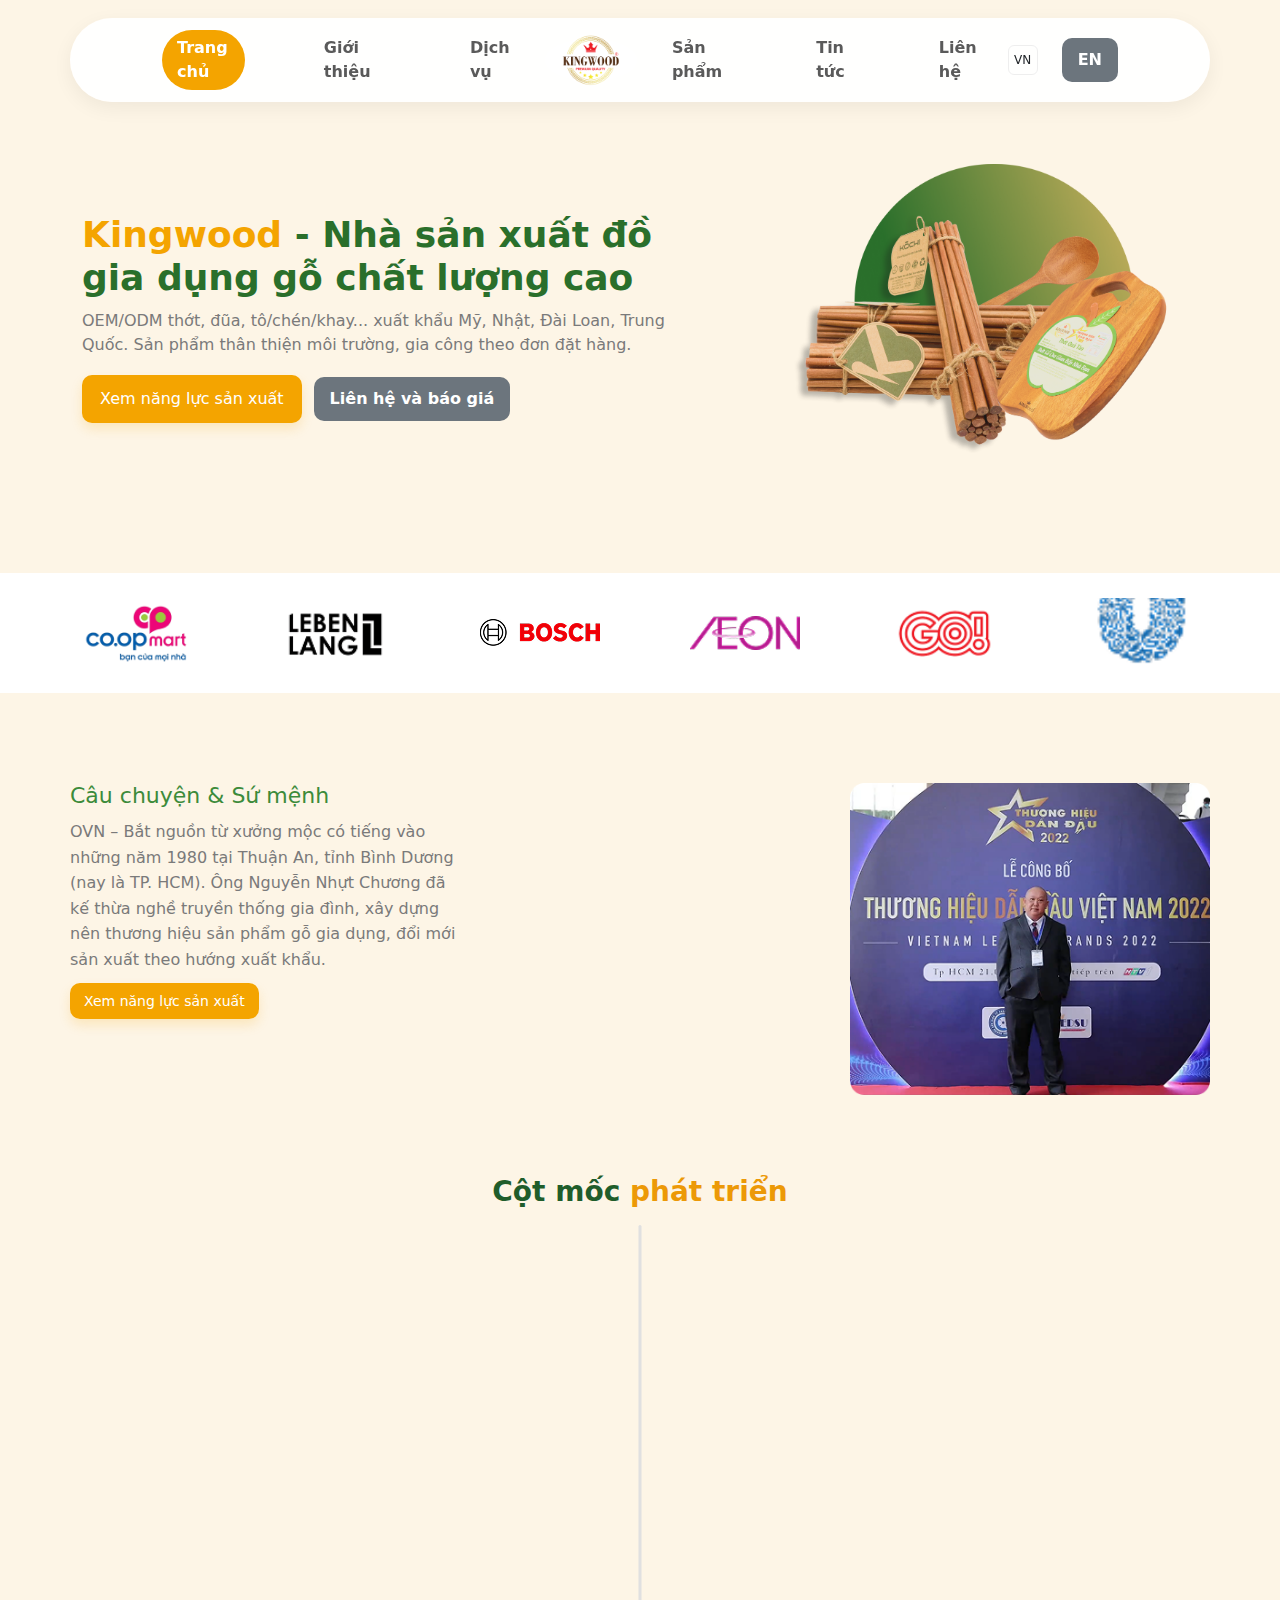
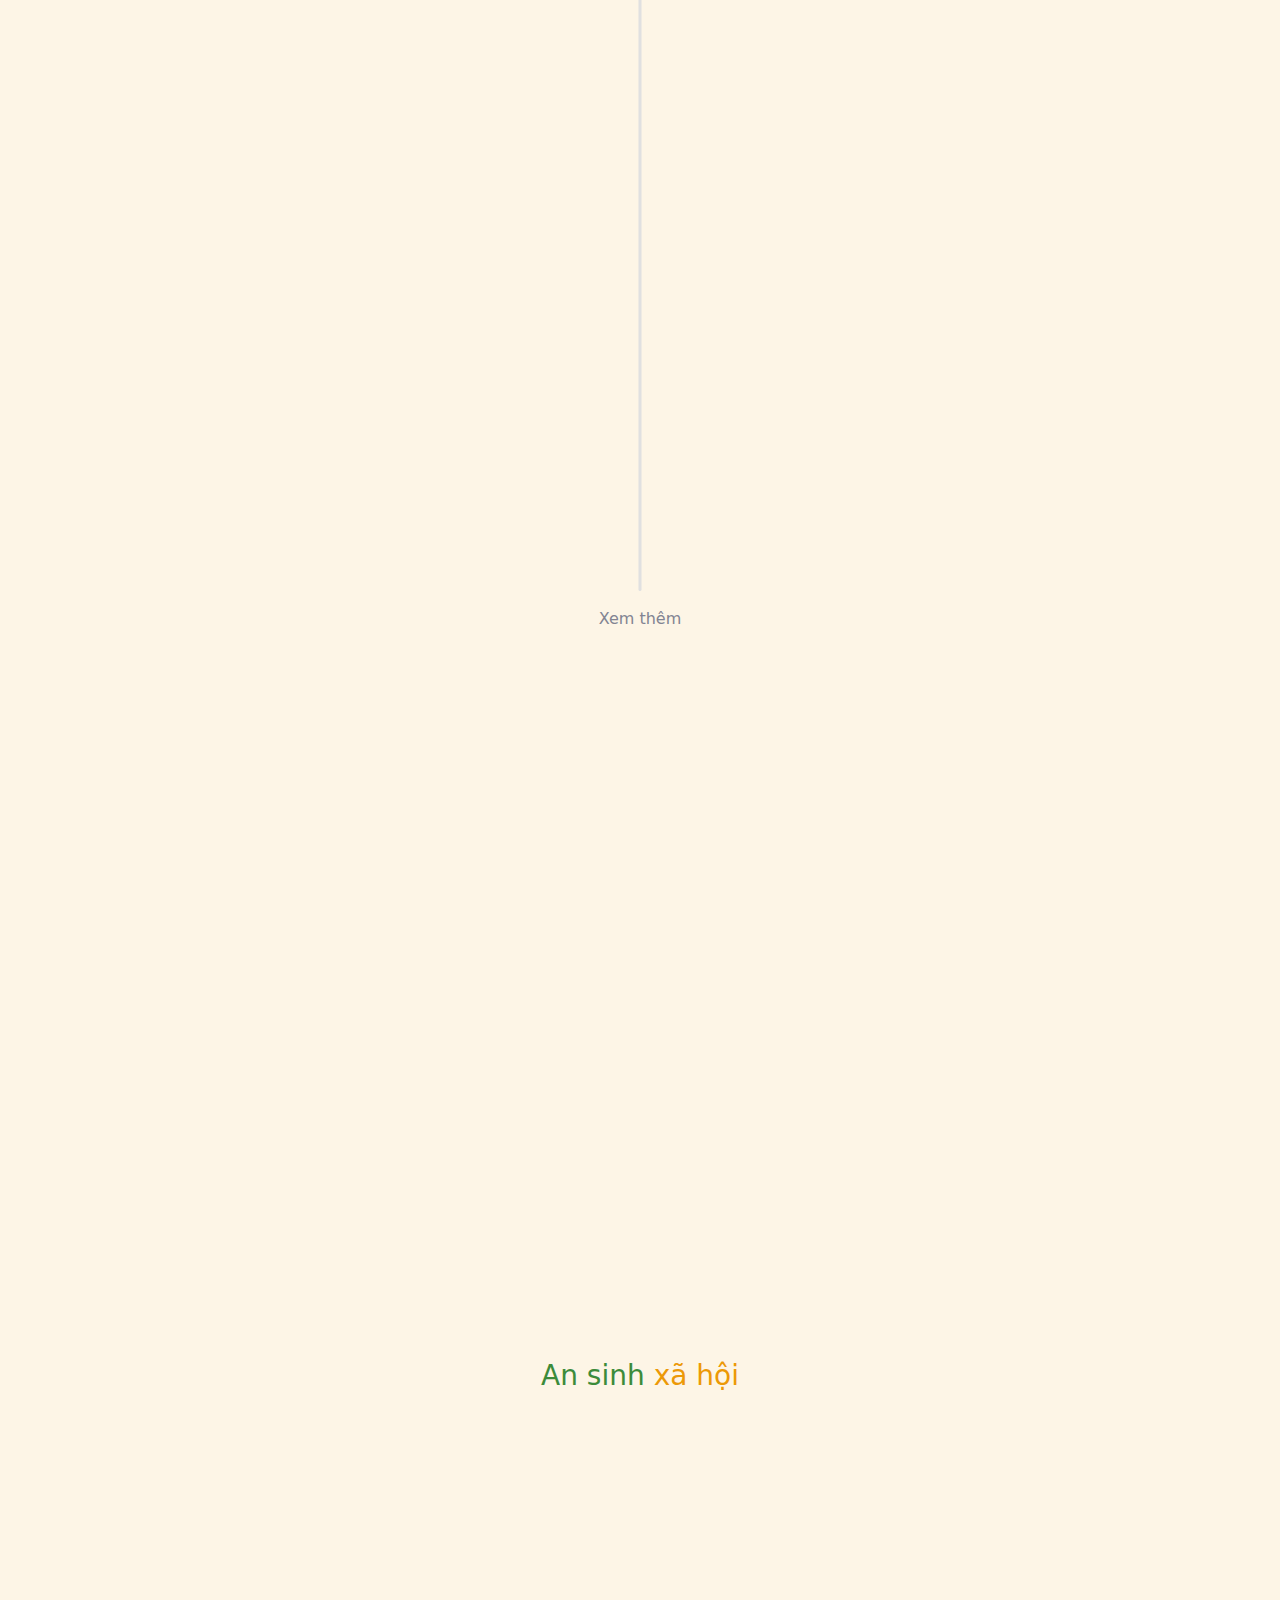
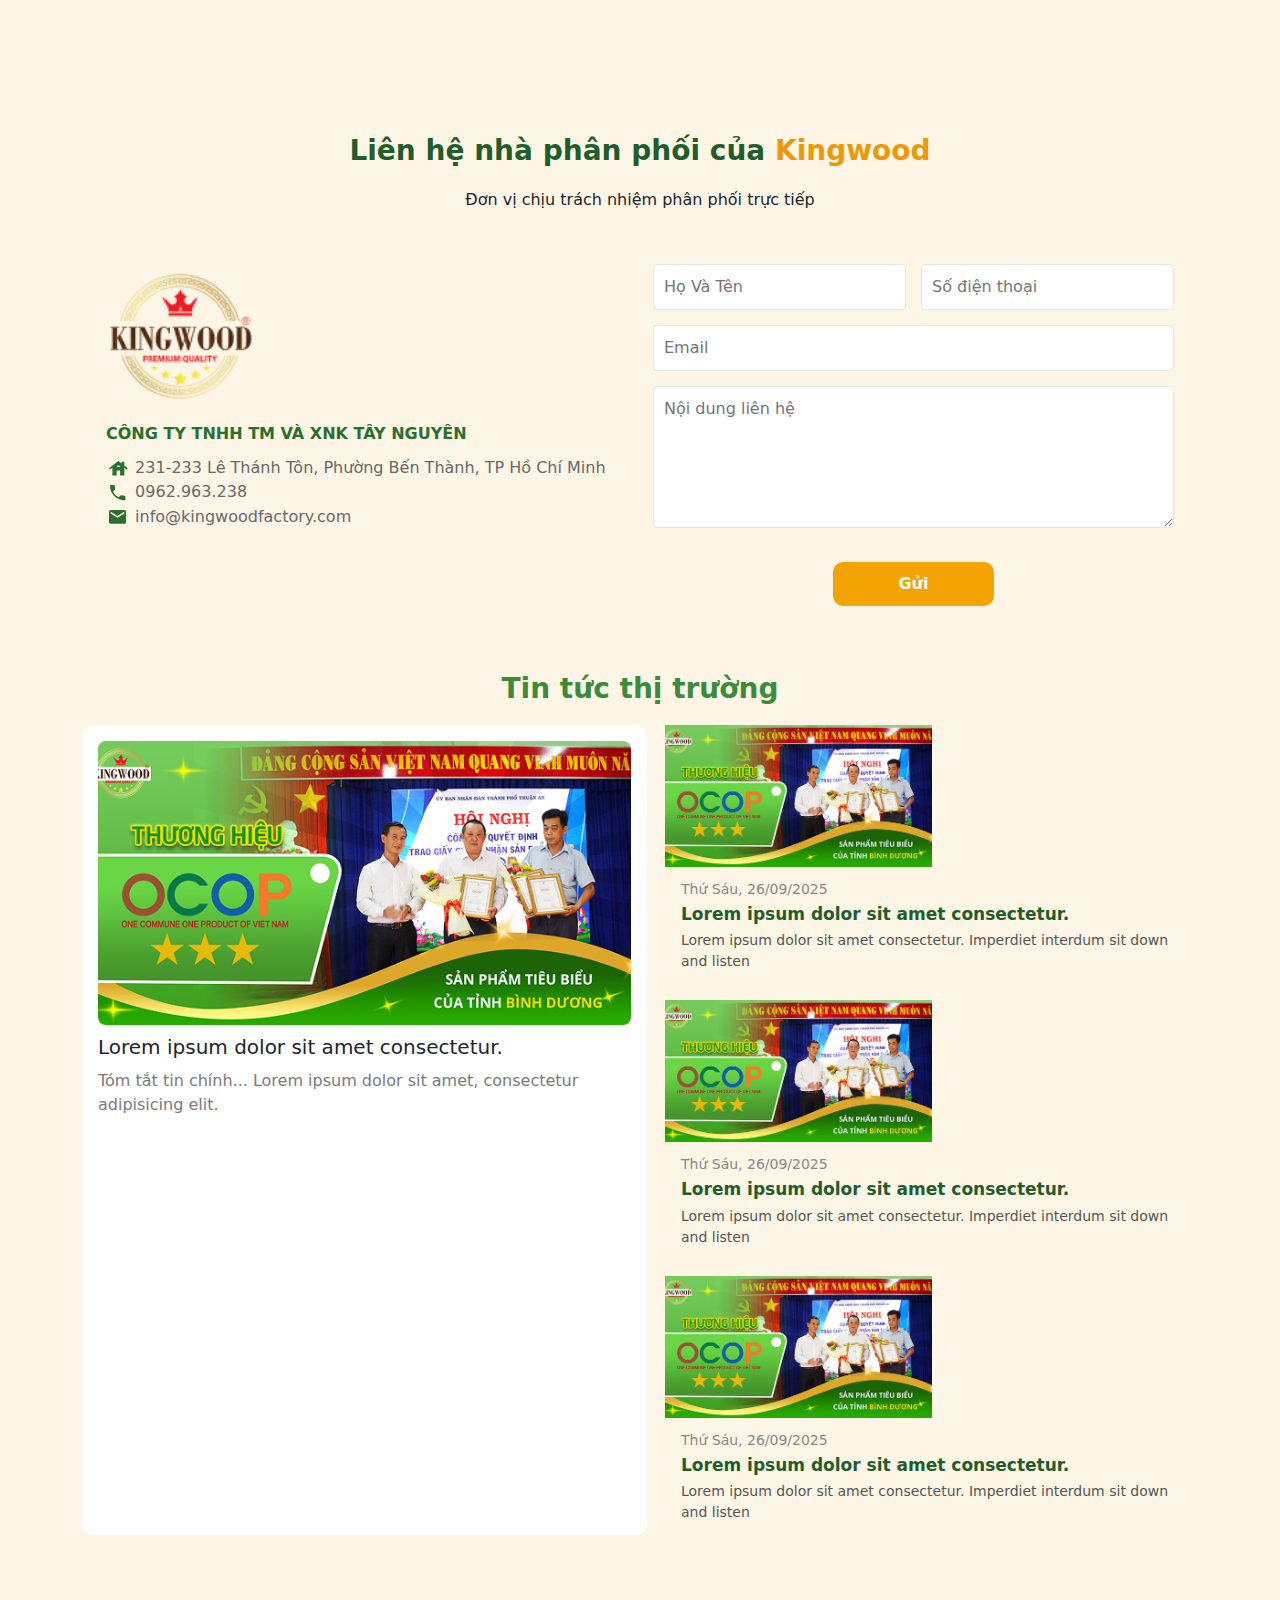
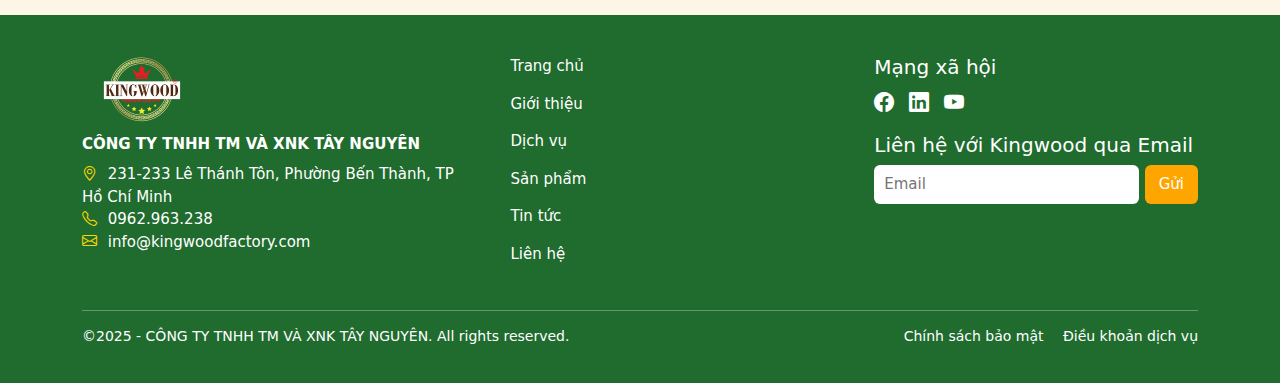
<file: index.html>
<!doctype html>
<html lang="vi">

<head>
    <meta charset="utf-8" />
    <meta name="viewport" content="width=device-width, initial-scale=1" />
    <title>Kingwood - Trang chủ</title>
    <link rel="stylesheet" href="style.css">
    <link href="https://cdn.jsdelivr.net/npm/bootstrap@5.3.3/dist/css/bootstrap.min.css" rel="stylesheet">
    <link href="https://cdn.jsdelivr.net/npm/bootstrap-icons@1.10.5/font/bootstrap-icons.css" rel="stylesheet">
    <!-- Google fonts -->
    <link
        href="https://fonts.googleapis.com/css2?family=Inter:wght@300;400;600;700;800&family=Poppins:wght@400;600&display=swap"
        rel="stylesheet">
    <link rel="stylesheet" href="https://cdnjs.cloudflare.com/ajax/libs/font-awesome/6.7.2/css/all.min.css"
        integrity="sha512-Evv84Mr4kqVGRNSgIGL/F/aIDqQb7xQ2vcrdIwxfjThSH8CSR7PBEakCr51Ck+w+/U6swU2Im1vVX0SVk9ABhg=="
        crossorigin="anonymous" referrerpolicy="no-referrer" />
    <!-- jQuery (CDN) -->
    <script src="https://code.jquery.com/jquery-3.6.0.min.js"></script>
    <script type="module" src="main.js"></script>


</head>

<body>
    <!-- Overlay -->
    <div class="overlay"></div>

    <header>
        <div class="header-inner container d-flex align-items-center justify-content-between">
            <!-- Menu trái -->
            <div class="nav-left d-flex align-items-center menu_left">
                <nav aria-label="Main navigation">
                    <a href="#" class="btn-active">Trang chủ</a>
                    <a href="#">Giới thiệu</a>
                    <a href="#">Dịch vụ</a>
                </nav>
            </div>

            <!-- Logo ở giữa -->
            <div class="logo mx-auto">
                <img src="img/Logo.png" alt="Kingwood">
            </div>

            <!-- Menu phải + ngôn ngữ -->
            <div class="nav-right d-flex align-items-center menu_right">
                <nav aria-label="Main navigation">
                    <a href="#">Sản phẩm</a>
                    <a href="#">Tin tức</a>
                    <a href="#">Liên hệ</a>
                </nav>
                <div class="lang ms-3 d-flex align-items-center">
                    <div class="flag">VN</div>
                    <div style="width:8px"></div>
                    <a class="btn-secondary" href="#">EN</a>
                </div>
            </div>
        </div>

        <div class="hamburger">
            <span></span>
            <span></span>
            <span></span>
        </div>
        <div class="mobile-menu">
            <ul>
                <li><a href="#">Trang chủ</a></li>
                <li><a href="#">Giới thiệu</a></li>
                <li><a href="#">Dịch vụ</a></li>
                <li><a href="#">Sản phẩm</a></li>
                <li><a href="#">Tin tức</a></li>
                <li><a href="#">Liên hệ</a></li>
                 <div class="lang ms-3 d-flex align-items-center">
                    <div class="flag">VN</div>
                    <div style="width:8px"></div>
                    <a class="btn-secondary" href="#">EN</a>
                </div>
            </ul>
        </div>

    </header>

    <main>
        <!-- hero -->
        <section class="banner_home container">
            <div class="hero-row">
                <div class="hero-left">
                    <h1 class="eyebrow">Kingwood <span class="eyebrow_sp">- Nhà sản xuất đồ gia dụng gỗ chất lượng
                            cao</span></h1>
                    <p class="hero-sub">OEM/ODM thớt, đũa, tô/chén/khay... xuất khẩu Mỹ, Nhật, Đài Loan, Trung Quốc. Sản
                        phẩm thân thiện môi trường, gia công theo đơn đặt hàng.</p>
                    <div class="hero-ctas">
                        <a class="btn-primary" href="#nangluc">Xem năng lực sản xuất</a>
                        <a class="btn-secondary" href="#lienhe">Liên hệ và báo giá</a>
                    </div>
                </div>

                <div class="hero-right">
                    <div class="product-hero">
                        <img src="img/Thumb.png" alt="Sản phẩm gỗ">
                    </div>
                </div>
            </div>
        </section>
        <section class="partner">
            <!-- partner logos -->
            <div class="partners container" aria-hidden="true">
                <img src="img/1.png" alt="">
                <img src="img/2.png" alt="">
                <img src="img/3.png" alt="">
                <img src="img/4.png" alt="">
                <img src="img/5.png" alt="">
                <img src="img/6.png" alt="">
            </div>
        </section>

        <!-- story -->
        <section class="card-section container">
            <div class="card-row">
                <div class="story">
                    <h3>Câu chuyện & Sứ mệnh</h3>
                    <p>OVN – Bắt nguồn từ xưởng mộc có tiếng vào những năm 1980 tại Thuận An, tỉnh Bình Dương (nay là
                        TP. HCM). Ông Nguyễn Nhựt Chương đã kế thừa nghề truyền thống gia đình, xây dựng nên thương hiệu
                        sản phẩm gỗ gia dụng, đổi mới sản xuất theo hướng xuất khẩu.</p>
                    <div class="small-cta">
                        <a class="btn-primary" href="#nangluc">Xem năng lực sản xuất</a>
                    </div>
                </div>

                <div class="story-image">
                    <img src="img/Video.png" alt="Giải thưởng">
                </div>
            </div>
        </section>

        <!-- timeline -->
        <section class="timeline container">
            <h4>Cột mốc <span style="color: #EC9907;">phát triển</span></h4>
            <div class="timeline-inner">

                <!-- Mốc 1980 -->
                <div class="timeline-item right">
                    <div class="timeline-content">
                        <span class="year">1980</span>
                        <img src="img/timeline_1.png" alt="">
                        <p>Mở xưởng mộc gia đình, sản xuất đồ dùng cho bà con địa phương.</p>
                    </div>
                </div>

                <!-- Mốc 1995 -->
                <div class="timeline-item left">
                    <div class="timeline-content">
                        <span class="year">1995</span>
                        <img src="img/timeline_1.png" alt="">
                        <p>Mở cửa và hội nhập: Nâng cấp máy móc hiện đại, xuất khẩu đi Đài Loan, Trung Quốc.</p>
                    </div>
                </div>

                <!-- Mốc 2000 -->
                <div class="timeline-item right">
                    <div class="timeline-content">
                        <span class="year">2000</span>
                        <img src="img/timeline_1.png" alt="">
                        <p>Lần đầu tiên xuất khẩu đi Nhật, Mỹ, Hàn với sản phẩm guốc gỗ được ưa chuộng.</p>
                    </div>
                </div>

            </div>

            <div class="timeline-more text-center">
                <a href="#" class="btn-more">Xem thêm</a>
            </div>
        </section>



        <!-- why choose -->
        <section class="why container">
            <h4>Tại sao nên chọn <span style="color: #EC9907;">Kingwood</span> </h4>
            <div class="cards" id="whyCards">
                <div class="card">
                    <img src="img/why_choose.png" alt="">
                    <h5>Chất Lượng Tinh Hoa <br> An Toàn Tuyệt Đối</h5>
                    <p>Sở hữu vùng trồng nguyên liệu lớn: Sản phẩm của Kingwood được sản xuất từ nguồn nguyên liệu gỗ
                        rừng trồng, đản bảo sự phát triển bền vững và bảo vệ môi trường.</p>
                </div>
                <div class="card">
                    <img src="img/why_choose_1.png" alt="">
                    <h5>Chất Lượng Tinh Hoa An Toàn Tuyệt Đối</h5>
                    <p>Qui mô sản xuất lớn: Sở hữu hệ thống nhà xưởng lên tới 2000 m, hệ thống chuỗi liên kết sản xuất
                        với 5 thành viên</p>
                </div>
                <div class="card">
                    <img src="img/why_choose.png" alt="">
                    <h5>Chất Lượng Tinh Hoa An Toàn Tuyệt Đối</h5>
                    <p>Sở hữu máy móc công nghệ hiện đại: Kingwood trang bị nhiều máy móc tự động hiện đại được nhập
                        khẩu để tăng năng suất, nâng cao chất lượng sản phẩm, làm được nhiều sản phẩm độc đáo, mới lạ
                        trên thị trường</p>
                </div>
            </div>
        </section>

        <!-- social / charity carousel -->
        <section class="card-section container" aria-label="An sinh xã hội">
            <h4 style="color:var(--accent-2);text-align:center;margin-bottom:12px; font-size: 28px;">An sinh <span
                    style="color: #EC9907;">xã hội</span> </h4>
            <div class="mini-carousel" id="miniCarousel">
                <div class="mini-slide"><img src="img/news.png" alt="">
                    <p style="margin:8px 0 0;color:var(--muted)">Xây nhà tình thương</p>
                </div>
                <div class="mini-slide"><img src="img/news.png" alt="">
                    <p style="margin:8px 0 0;color:var(--muted)">Tài trợ cho chương trình ngày quốc tế YOGA lần thứ 11
                        tổ chức tại Bình Dương</p>
                </div>
                <div class="mini-slide"><img src="img/news.png" alt="">
                    <p style="margin:8px 0 0;color:var(--muted)">Tặng quà trung thu cho các cháu</p>
                </div>
                <div class="mini-slide"><img src="img/news.png" alt="">
                    <p style="margin:8px 0 0;color:var(--muted)">Tặng quà tết cho các gia đình khó khăn trong địa phương
                    </p>
                </div>
            </div>
        </section>

        <!-- contact -->
        <section class="container" id="lienhe" style="padding:30px 0">
            <h4>Liên hệ nhà phân phối của <span style="color: #EC9907;">Kingwood</span></h4>
            <p class="pra">Đơn vị chịu trách nhiệm phân phối trực tiếp</span>
            <div class="contact">
                <div class="info">
                    <img src="img/Logo2.png" alt="">
                    <p style="color:#2A6F2B;margin-top:8px;font-weight: 700;margin-bottom: 10px;">
                        CÔNG TY TNHH TM VÀ XNK TÂY NGUYÊN </p>
                    <p style="color: #696969; font-size: 16px;">
                        <svg width="24" height="24" viewBox="0 0 24 24" fill="none" xmlns="http://www.w3.org/2000/svg">
                            <path
                                d="M6.4149 19.5133V11.7017L4.02447 13.5372L3 12.1713L12.391 5L15.8059 7.60386V5.85372H18.367V9.56743L21.7819 12.1713L20.7575 13.5372L18.367 11.7017V19.5133H14.0984V14.391H10.6835V19.5133H6.4149ZM10.6835 10.9974H14.0984C14.0984 10.5421 13.9277 10.1685 13.5862 9.87648C13.2447 9.5845 12.8463 9.4388 12.391 9.43937C11.9357 9.43994 11.5372 9.58593 11.1958 9.87733C10.8543 10.1687 10.6835 10.5421 10.6835 10.9974Z"
                                fill="#2A6F2B" />
                        </svg>
                        231-233 Lê Thánh Tôn, Phường Bến Thành, TP Hồ Chí Minh
                        <br>
                        <svg width="24" height="24" viewBox="0 0 24 24" fill="none" xmlns="http://www.w3.org/2000/svg">
                            <path
                                d="M7.09048 10.6505C8.31985 13.0666 10.3005 15.0387 12.7165 16.2766L14.5947 14.3984C14.8252 14.1679 15.1667 14.091 15.4655 14.1935C16.4217 14.5094 17.4547 14.6801 18.5133 14.6801C18.9829 14.6801 19.367 15.0643 19.367 15.5338V18.5133C19.367 18.9829 18.9829 19.367 18.5133 19.367C10.4968 19.367 4 12.8702 4 4.85372C4 4.38418 4.38418 4 4.85372 4H7.84176C8.31131 4 8.69549 4.38418 8.69549 4.85372C8.69549 5.92088 8.86623 6.94535 9.18211 7.90152C9.27602 8.20033 9.20772 8.53328 8.96868 8.77232L7.09048 10.6505Z"
                                fill="#2A6F2B" />
                        </svg>
                        0962.963.238
                        <br>
                        <svg width="24" height="24" viewBox="0 0 24 24" fill="none" xmlns="http://www.w3.org/2000/svg">
                            <path
                                d="M18.367 5H4.70745C3.76835 5 3.00854 5.76835 3.00854 6.70745L3 16.9521C3 17.8912 3.76835 18.6596 4.70745 18.6596H18.367C19.3061 18.6596 20.0745 17.8912 20.0745 16.9521V6.70745C20.0745 5.76835 19.3061 5 18.367 5ZM18.367 8.4149L11.5372 12.6835L4.70745 8.4149V6.70745L11.5372 10.9761L18.367 6.70745V8.4149Z"
                                fill="#2A6F2B" />
                        </svg>

                        info@kingwoodfactory.com
                    </p>
                </div>
                <form class="form" id="contactForm" style="flex:1; text-align: center;">
                    <div style="width: 100%; display: flex;gap: 15px;">
                        <input style="width: 50%;" type="text" name="name" placeholder="Họ Và Tên" required>
                        <input style="width: 50%;" type="text" placeholder="Số điện thoại" name="phone">
                    </div>
                    <input type="email" placeholder="Email" name="email">
                    <textarea name="message" placeholder="Nội dung liên hệ" rows="5"></textarea>
                    <button type="submit">Gửi</button>
                </form>
            </div>
        </section>

        <!-- news + footer -->
        <section class="container" style="padding-bottom:80px">
            <h4
                style="color:var(--accent-2);margin-bottom:20px; text-align: center; font-size: 28px; font-weight: 600;">
                Tin tức thị trường</h4>
            <div class="news">
                <div class="news-main">
                    <img src="img/news_2.png" alt="">
                    <h5 style="margin:10px 0">Lorem ipsum dolor sit amet consectetur.</h5>
                    <p style="color:var(--muted)">Tóm tắt tin chính... Lorem ipsum dolor sit amet, consectetur
                        adipisicing elit.</p>
                </div>
                <div class="news-side">
                    <div class="news-item">
                        <img src="img/news_2.png" alt="Tin tức">
                        <div class="news-content">
                            <p class="date">Thứ Sáu, 26/09/2025</p>
                            <h3>Lorem ipsum dolor sit amet consectetur.</h3>
                            <p class="desc">Lorem ipsum dolor sit amet consectetur. Imperdiet interdum sit down and
                                listen</p>
                        </div>
                    </div>

                    <div class="news-item">
                        <img src="img/news_2.png" alt="Tin tức">
                        <div class="news-content">
                            <p class="date">Thứ Sáu, 26/09/2025</p>
                            <h3>Lorem ipsum dolor sit amet consectetur.</h3>
                            <p class="desc">Lorem ipsum dolor sit amet consectetur. Imperdiet interdum sit down and
                                listen</p>
                        </div>
                    </div>

                    <div class="news-item">
                        <img src="img/news_2.png" alt="Tin tức">
                        <div class="news-content">
                            <p class="date">Thứ Sáu, 26/09/2025</p>
                            <h3>Lorem ipsum dolor sit amet consectetur.</h3>
                            <p class="desc">Lorem ipsum dolor sit amet consectetur. Imperdiet interdum sit down and
                                listen</p>
                        </div>
                    </div>
                </div>

            </div>
        </section>

    </main>

    <footer class="footer">
        <div class="container">
            <div class="footer-inner">
                <!-- Cột 1 -->
                <div class="footer-col">
                    <img src="img/Logo.png" alt="Kingwood" class="footer-logo">
                    <p class="company-name">CÔNG TY TNHH TM VÀ XNK TÂY NGUYÊN</p>
                    <p class="info">
                        <i class="bi bi-geo-alt"></i> 231-233 Lê Thánh Tôn, Phường Bến Thành, TP Hồ Chí Minh<br>
                        <i class="bi bi-telephone"></i> 0962.963.238<br>
                        <i class="bi bi-envelope"></i> info@kingwoodfactory.com
                    </p>
                </div>

                <!-- Cột 2 -->
                <div class="footer-col">
                    <ul class="footer-menu">
                        <li><a href="#">Trang chủ</a></li>
                        <li><a href="#">Giới thiệu</a></li>
                        <li><a href="#">Dịch vụ</a></li>
                        <li><a href="#">Sản phẩm</a></li>
                        <li><a href="#">Tin tức</a></li>
                        <li><a href="#">Liên hệ</a></li>
                    </ul>
                </div>

                <!-- Cột 3 -->
                <div class="footer-col">
                    <h5 class="footer-title">Mạng xã hội</h5>
                    <div class="social-icons">
                        <a href="#"><i class="bi bi-facebook"></i></a>
                        <a href="#"><i class="bi bi-linkedin"></i></a>
                        <a href="#"><i class="bi bi-youtube"></i></a>
                    </div>

                    <h5 class="footer-title mt-3">Liên hệ với Kingwood qua Email</h5>
                    <form class="subscribe-form">
                        <input type="email" placeholder="Email" required>
                        <button type="submit">Gửi</button>
                    </form>
                </div>
            </div>

            <div class="footer-bottom">
                <p>©2025 - CÔNG TY TNHH TM VÀ XNK TÂY NGUYÊN. All rights reserved.</p>
                <div class="footer-links">
                    <a href="#">Chính sách bảo mật</a>
                    <a href="#">Điều khoản dịch vụ</a>
                </div>
            </div>
        </div>
    </footer>



</body>

</html>
</file>
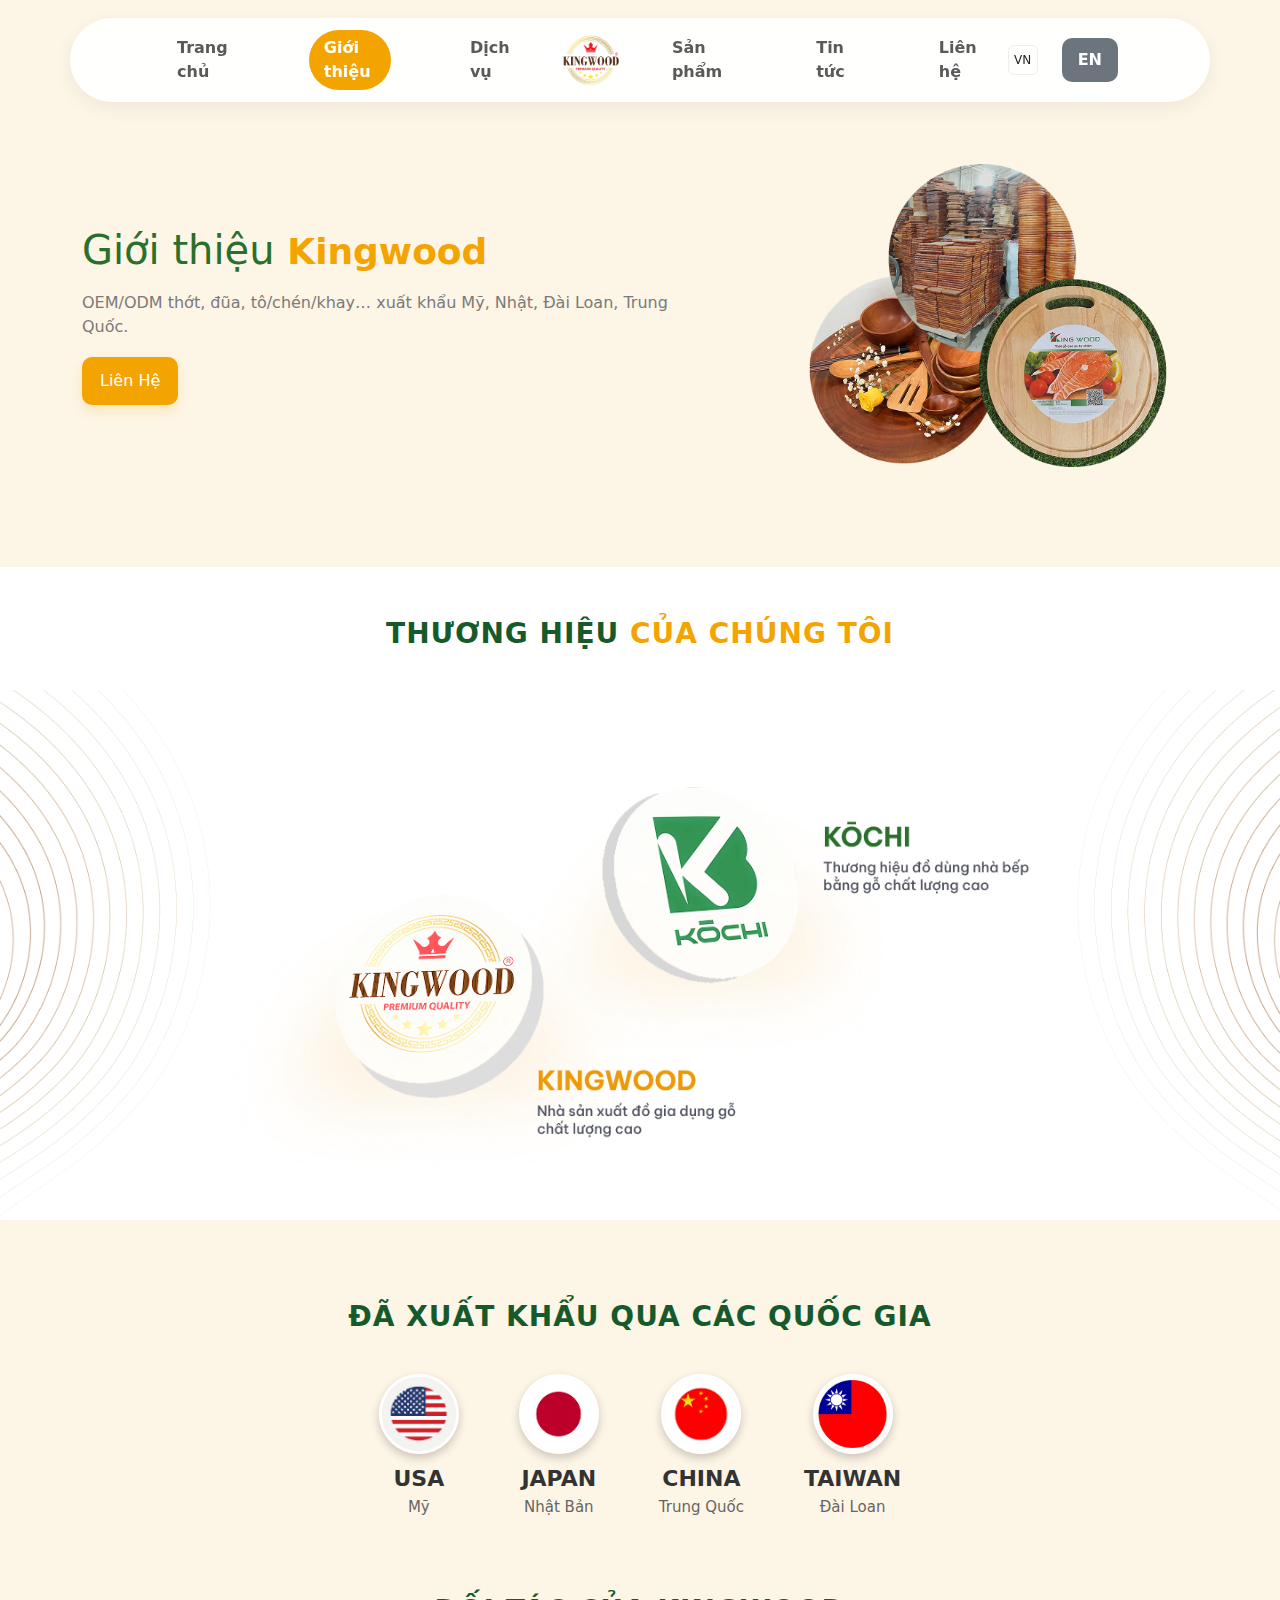
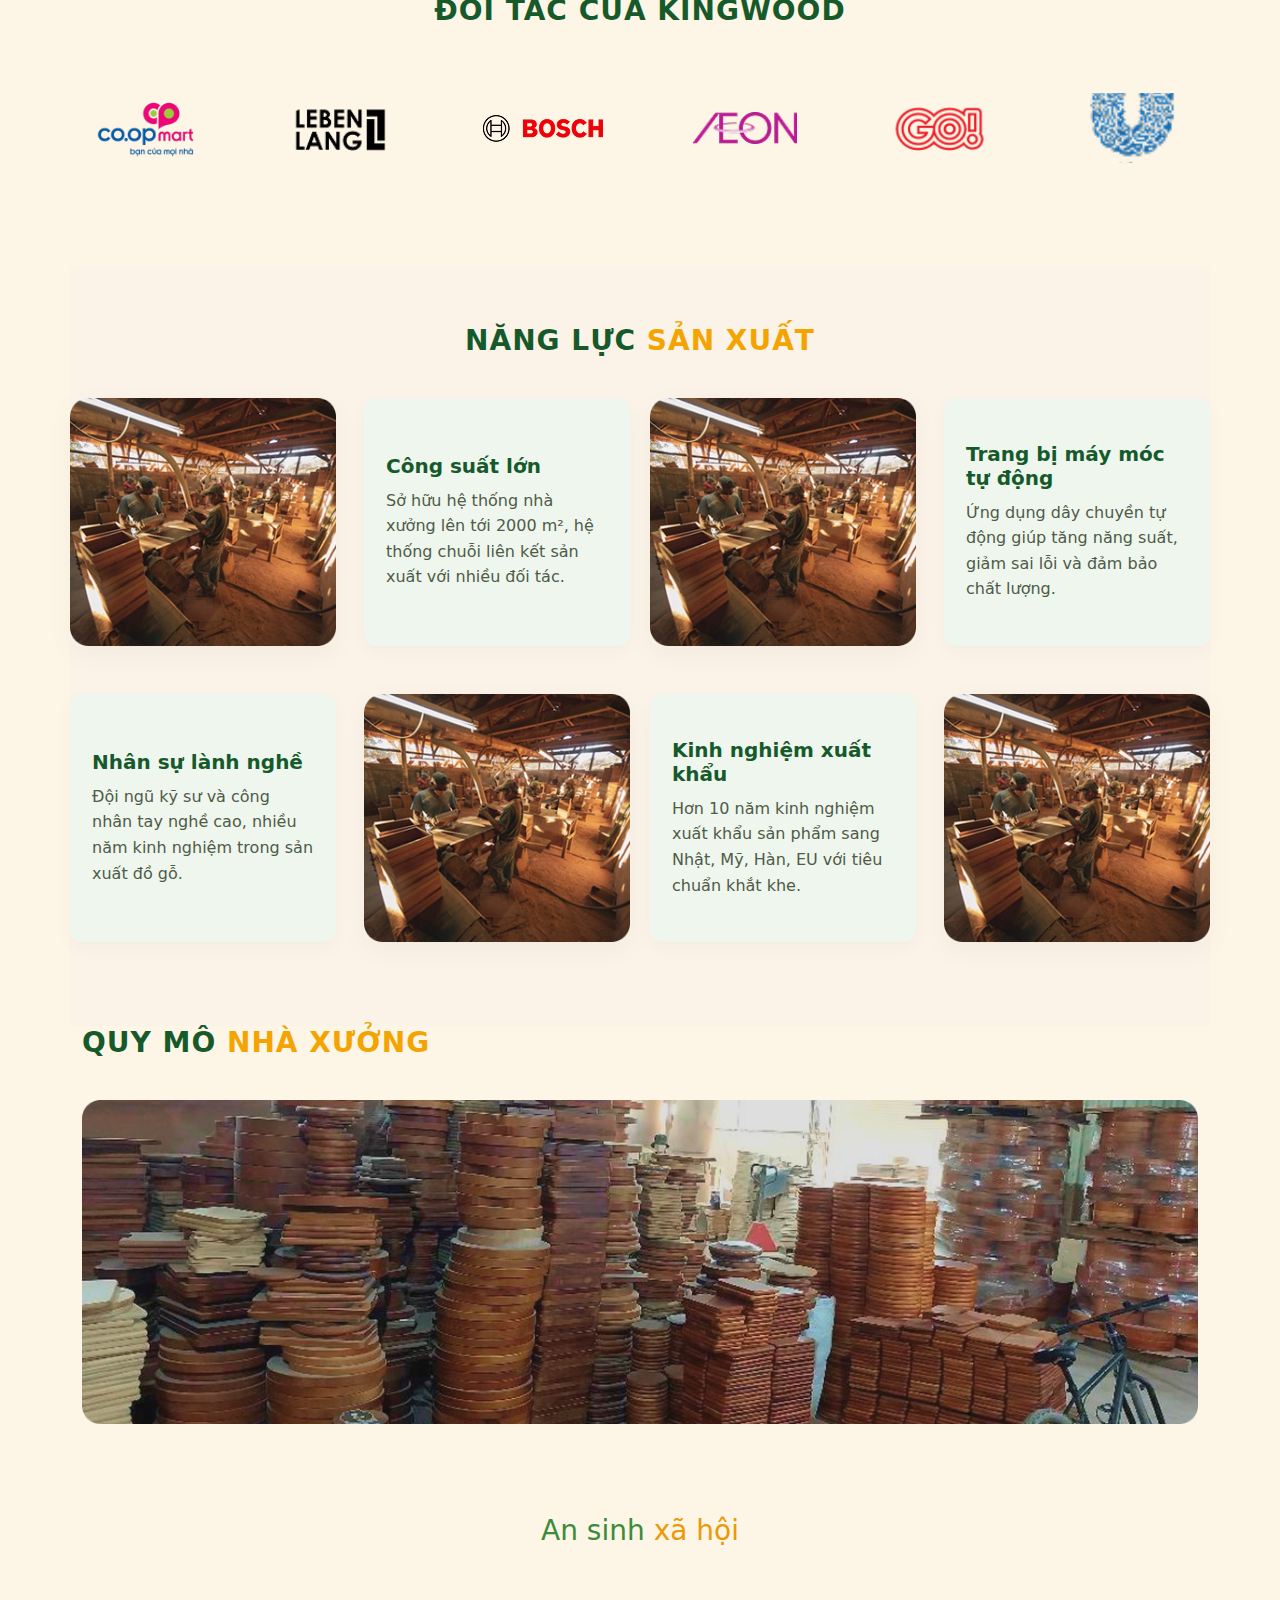
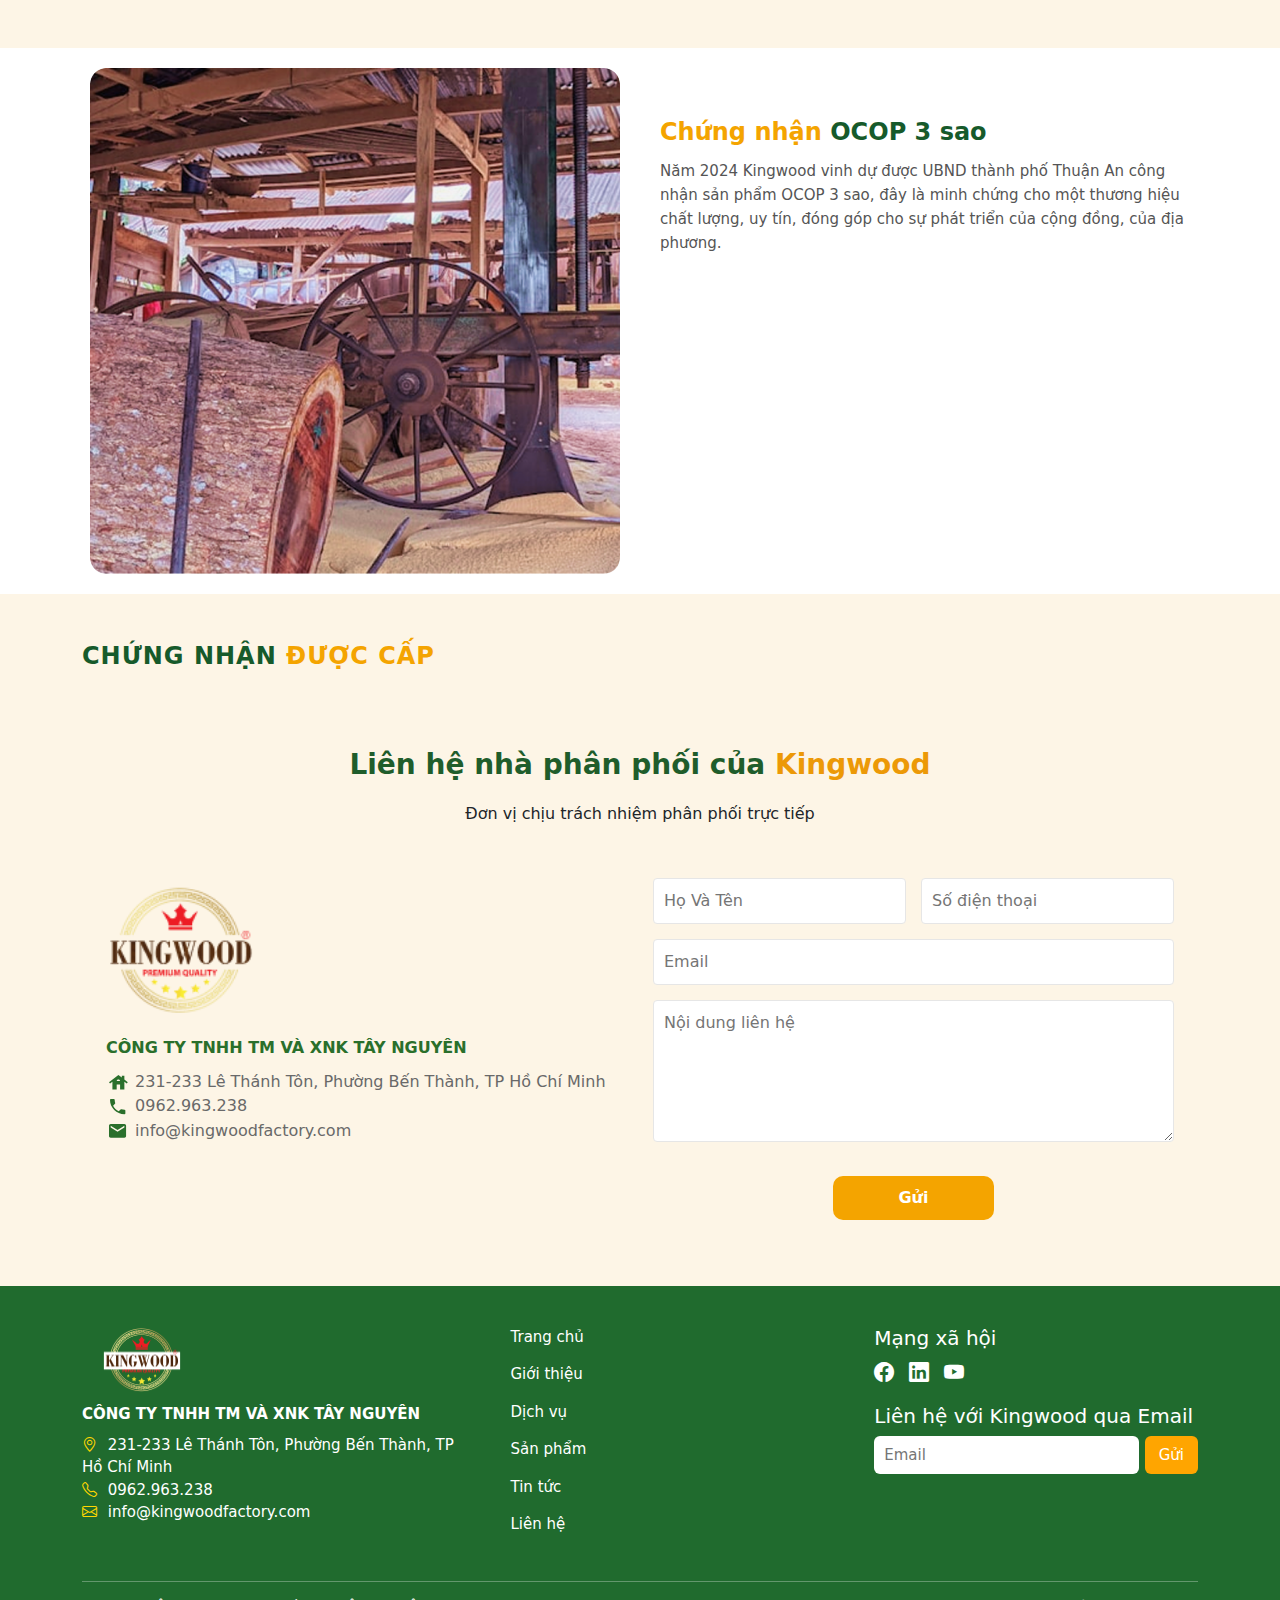
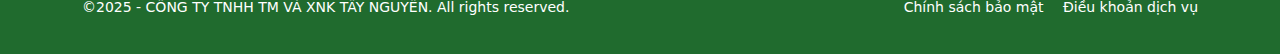
<file: gioithieu.html>
<!doctype html>
<html lang="vi">

<head>
    <meta charset="utf-8"/>
    <meta name="viewport" content="width=device-width, initial-scale=1"/>
    <title>Kingwood - Giới thiệu</title>
    <link rel="stylesheet" href="style.css">
    <link href="https://cdn.jsdelivr.net/npm/bootstrap@5.3.3/dist/css/bootstrap.min.css" rel="stylesheet">
    <link href="https://cdn.jsdelivr.net/npm/bootstrap-icons@1.10.5/font/bootstrap-icons.css" rel="stylesheet">
    <link rel="stylesheet" href="https://cdnjs.cloudflare.com/ajax/libs/OwlCarousel2/2.3.4/assets/owl.carousel.min.css">
    <link rel="stylesheet"
          href="https://cdnjs.cloudflare.com/ajax/libs/OwlCarousel2/2.3.4/assets/owl.theme.default.min.css">
    <!-- Google fonts -->
    <link
            href="https://fonts.googleapis.com/css2?family=Inter:wght@300;400;600;700;800&family=Poppins:wght@400;600&display=swap"
            rel="stylesheet">
    <link rel="stylesheet" href="https://cdnjs.cloudflare.com/ajax/libs/font-awesome/6.7.2/css/all.min.css"
          integrity="sha512-Evv84Mr4kqVGRNSgIGL/F/aIDqQb7xQ2vcrdIwxfjThSH8CSR7PBEakCr51Ck+w+/U6swU2Im1vVX0SVk9ABhg=="
          crossorigin="anonymous" referrerpolicy="no-referrer"/>
    <!-- jQuery (CDN) -->
    <script src="https://code.jquery.com/jquery-3.6.0.min.js"></script>
    <!-- Owl Carousel JS -->
    <script src="https://cdnjs.cloudflare.com/ajax/libs/OwlCarousel2/2.3.4/owl.carousel.min.js"></script>
    <script type="module" src="main.js"></script>


    <style>
        .banner_mid {
            background: #fff;
        }

        .banner_mid img {
            width: 100%;
        }

        /* Production rows: alternating image/text layout */
        .production {
            padding: 56px 0;
            background: #fbf3e7;
        }

        .section-title {
            text-align: center;
            font-size: 30px;
            font-weight: 700;
            color: #165a2b;
            margin-bottom: 50px;
        }

        .section-title .accent {
            color: #f4a400;
        }

        /* row layout - side-by-side on desktop */
        .prod-row {
            display: grid;
            grid-template-columns: 1fr 1fr;
            gap: 28px;
            align-items: center;
            margin-bottom: 28px;
        }

        /* reverse row swaps order (image on right) */
        .prod-row.reverse {
            direction: ltr;
            /* ensure normal text flow */
        }

        .prod-row.reverse .prod-media {
            order: 2;
        }

        .prod-row.reverse .prod-info {
            order: 1;
        }

        /* media (image) */
        .prod-media {
            width: 100%;
            overflow: hidden;
            border-radius: 12px;
            box-shadow: 0 8px 28px rgba(10, 20, 10, 0.04);
        }

        .prod-media img {
            width: 100%;
            height: 100%;
            object-fit: cover;
            display: block;
            transition: transform .5s ease;
        }

        .prod-media img:hover {
            transform: scale(1.03);
        }

        /* info box */
        .prod-info {
            justify-content: center;
            flex-direction: column;
            display: flex;
            height: 100%;
            background: rgba(237, 245, 238, 0.95);
            padding: 22px;
            border-radius: 12px;
            box-shadow: 0 6px 18px rgba(0, 0, 0, 0.03);
        }

        .row_prod {
            grid-template-columns: repeat(2, 1fr);
            display: grid;
            gap: 20px;
        }

        .prod-info h4 {
            color: #165a2b;
            font-size: 20px;
            margin: 0 0 10px;
            font-weight: 700;
        }

        .prod-info p {
            margin: 0;
            color: #4f5b47;
            line-height: 1.6;
        }

        /* fade-up reveal (same class name used earlier) */
        .fade-up {
            opacity: 0;
            transform: translateY(24px);
            transition: all 600ms ease;
        }

        .fade-up.show {
            opacity: 1;
            transform: translateY(0);
        }

        .qc_mid .qc img {
            object-fit: cover;
        }

        .qc_mid {
            margin-bottom: 50px;
        }

        .certification {
            background: #fff;
        }

        .cert-card {
            display: grid;
            grid-template-columns: repeat(2, 1fr);
            align-items: flex-start;
            gap: 40px;
            background: #fff;
            border-radius: 20px;
            overflow: hidden;
            padding: 20px;
        }

        .cert-content {
            margin-top: 50px;
        }

        .cert-img img {
            width: 100%;
            height: auto;
            border-radius: 16px;
            object-fit: cover;
        }

        .cert-content h3 {
            font-size: 24px;
            font-weight: 800;
            color: #165a2b;
            margin-bottom: 12px;
        }

        .cert-content h3 span {
            color: #f4a400;
        }

        .cert-content p {
            color: #555;
            font-size: 15px;
            line-height: 1.6;
            margin-bottom: 0;
        }

        .certificates {
            text-align: center;
        }

        .certificates h3 {
            font-size: 24px;
            font-weight: 800;
            color: #165a2b;
        }

        .certificates h3 span {
            color: #f4a400;
        }

        .cert-item {
            background: #f5fbf4;
            border-radius: 20px;
            padding: 16px 12px 20px;
            box-shadow: 0 4px 10px rgba(0, 0, 0, 0.05);
            position: relative;
            transition: transform 0.3s ease, box-shadow 0.3s ease;
        }

        .cert-item:hover {
            transform: translateY(-6px);
            box-shadow: 0 8px 20px rgba(0, 0, 0, 0.08);
        }

        .cert-item img {
            width: 100%;
            border-radius: 10px;
            margin-bottom: 12px;
        }

        .cert-item h5 {
            color: #165a2b;
            font-size: 15px;
            font-weight: 600;
            line-height: 1.4;
            min-height: 48px;
        }

        .cert-item .btn-download {
            background: #f4a400;
            border: none;
            padding: 6px 20px;
            color: white;
            border-radius: 6px;
            font-weight: 600;
            margin-top: 10px;
        }

        .cert-item .dot {
            width: 14px;
            height: 14px;
            background: #1a6e2b;
            border-radius: 50%;
            position: absolute;
            top: -7px;
            left: 50%;
            transform: translateX(-50%);
        }

        .banner_middle {
            padding-top: 50px;
            background: #fff;
        }

        .kingwood-global {
            padding: 80px 0;
            text-align: center;
            color: #fff;
        }

        .section-title {
            font-size: 28px;
            font-weight: 700;
            text-transform: uppercase;
            letter-spacing: 1px;
            margin-bottom: 40px;
        }

        .mt-60 {
            margin-top: 60px;
        }

        /* Quốc gia */
        .countries {
            display: flex;
            justify-content: center;
            flex-wrap: wrap;
            gap: 60px;
            margin-bottom: 50px;
        }

        .country {
            text-align: center;
        }

        .country img {
            object-fit: cover;
            width: 80px;
            height: 80px;
            border-radius: 50%;
            border: 3px solid #fff;
            box-shadow: 0 4px 10px rgba(0, 0, 0, 0.2);
            margin-bottom: 12px;
            transition: all 0.3s ease;
        }

        .country:hover img {
            transform: scale(1.08);
        }

        .country h4 {
            font-size: 22px;
            font-weight: 700;
            color: #333;
            margin-bottom: 4px;
        }

        .country p {
            color: #555555;
            font-size: 15px;
            opacity: 0.9;
        }

        /* Đối tác */
        .partners-carousel .partner-item {
            background: #fff;
            border-radius: 16px;
            box-shadow: 0 8px 20px rgba(0, 0, 0, 0.1);
            padding: 20px;
            display: flex;
            align-items: center;
            justify-content: center;
            height: 120px;
            transition: all 0.3s ease;
        }

        .partners-carousel .partner-item:hover {
            transform: translateY(-6px);
            box-shadow: 0 12px 25px rgba(0, 0, 0, 0.15);
        }

        .partners-carousel .partner-item img {
            max-height: 60px;
            max-width: 100%;
            object-fit: contain;
        }


        /* Responsive */
        @media (max-width: 768px) {
            .section-title {
                font-size: 22px;
            }

            .country img {
                width: 60px;
                height: 60px;
            }

            .country h4 {
                font-size: 18px;
            }

            .partners-carousel .partner-item {
                height: 90px;
                padding: 10px;
            }
            .country {
                width: 25%;
            }
            .prod-info{
                text-align: center;
            }
        }


        @media (max-width: 768px) {
            .cert-item h5 {
                font-size: 14px;
            }

            .banner_middle h3 {
                font-size: 23px;
            }

            .banner_middle {
                padding-bottom: 30px;
            }
        }


        @media (max-width: 992px) {
            .cert-card {
                grid-template-columns: unset;
                text-align: center;
            }

            .cert-content {
                margin-top: 0;
            }

            .cert-img img {
                max-width: 100%;
            }
        }


        /* Responsive: stack on small screens (image above text) */
        @media (max-width: 900px) {

            .prod-row,
            .prod-row.reverse {
                grid-template-columns: 1fr;
            }

            .prod-row.reverse .prod-media {
                order: 0;
            }

            /* image on top on mobile */
            .prod-row.reverse .prod-info {
                order: 1;
            }

            .prod-media {
                aspect-ratio: 16/9;
            }

            .row_prod {
                grid-template-columns: repeat(1, 1fr);
                padding: 0 15px;
            }

            .prod-row {
                margin-bottom: 0;
            }

            .mini-carousel {
                grid-template-columns: unset;
            }

            /* reasonable height */
        }
    </style>


</head>

<body>
<!-- Overlay -->
<div class="overlay"></div>

<header>
    <div class="header-inner container d-flex align-items-center justify-content-between">
        <!-- Menu trái -->
        <div class="nav-left d-flex align-items-center menu_left">
            <nav aria-label="Main navigation">
                <a href="index.html">Trang chủ</a>
                <a href="gioithieu.html" class="btn-active">Giới thiệu</a>
                <a href="service.html">Dịch vụ</a>
            </nav>
        </div>

        <!-- Logo ở giữa -->
        <div class="logo mx-auto">
            <a href="index.html">
                <img src="img/Logo.png" alt="Kingwood">
            </a>

        </div>

        <!-- Menu phải + ngôn ngữ -->
        <div class="nav-right d-flex align-items-center menu_right">
            <nav aria-label="Main navigation">
                <a href="category.html">Sản phẩm</a>
                <a href="news.html">Tin tức</a>
                <a href="contact.html">Liên hệ</a>
            </nav>
            <div class="lang ms-3 d-flex align-items-center">
                <div class="flag">VN</div>
                <div style="width:8px"></div>
                <a class="btn-secondary" href="#">EN</a>
            </div>
        </div>
    </div>

    <div class="hamburger">
        <span></span>
        <span></span>
        <span></span>
    </div>
    <div class="mobile-menu">
        <ul>
            <li><a href="index.html">Trang chủ</a></li>
            <li><a href="gioithieu.html">Giới thiệu</a></li>
            <li><a href="service.html">Dịch vụ</a></li>
            <li><a href="category.html">Sản phẩm</a></li>
            <li><a href="news.html">Tin tức</a></li>
            <li><a href="contact.html">Liên hệ</a></li>
            <div class="lang ms-3 d-flex align-items-center">
                <div class="flag">VN</div>
                <div style="width:8px"></div>
                <a class="btn-secondary" href="#">EN</a>
            </div>
        </ul>
    </div>

</header>

<main>
    <!-- hero -->
    <section class="banner_home container">
        <div class="hero-row">
            <div class="hero-left">
                <h1 class="eyebrow_sp">Giới thiệu <span class="eyebrow">Kingwood</span></h1>
                <p class="hero-sub">OEM/ODM thớt, đũa, tô/chén/khay… xuất khẩu Mỹ, Nhật, Đài Loan, Trung Quốc.</p>
                <div class="hero-ctas">
                    <a class="btn-primary" href="#Lienhe">Liên Hệ</a>
                </div>
            </div>

            <div class="hero-right">
                <div class="product-hero">
                    <img src="img/banner_gioithieu.png" alt="Sản phẩm gỗ">
                </div>
            </div>
        </div>
    </section>

    <section class="banner_middle">
        <h3 class="section-title">Thương hiệu <span class="accent">của chúng tôi</span></h3>
        <div class="banner_mid">
            <img src="img/Thương hiệu.png" alt="Thương hiệu">
        </div>
    </section>

    <section class="kingwood-global">
        <div class="container">
            <!-- Xuất khẩu quốc gia -->
            <h3 class="section-title">ĐÃ XUẤT KHẨU QUA CÁC QUỐC GIA</h3>
            <div class="countries">
                <div class="country">
                    <img src="img/my.jpg" alt="USA">
                    <h4>USA</h4>
                    <p>Mỹ</p>
                </div>
                <div class="country">
                    <img src="img/japan.png" alt="japan">
                    <h4>JAPAN</h4>
                    <p>Nhật Bản</p>
                </div>
                <div class="country">
                    <img src="img/china.jpg" alt="china">
                    <h4>CHINA</h4>
                    <p>Trung Quốc</p>
                </div>
                <div class="country">
                    <img src="img/taiwan.jpg" alt="taiwan">
                    <h4>TAIWAN</h4>
                    <p>Đài Loan</p>
                </div>
            </div>

            <!-- Đối tác -->
            <h3 class="section-title mt-60">ĐỐI TÁC CỦA KINGWOOD</h3>
            <!-- partner logos -->
            <div class="partners container" aria-hidden="true">
                <img src="img/1.png" alt="">
                <img src="img/2.png" alt="">
                <img src="img/3.png" alt="">
                <img src="img/4.png" alt="">
                <img src="img/5.png" alt="">
                <img src="img/6.png" alt="">
            </div>
        </div>
    </section>


    <section class="production container">
        <h3 class="section-title">Năng lực <span class="accent">Sản xuất</span></h3>
        <div class="row_prod">
            <!-- Row 1: Image left, Text right -->
            <div class="prod-row">
                <div class="prod-media">
                    <img src="img/Card _ Social.png" alt="Công suất lớn">
                </div>
                <div class="prod-info">
                    <h4>Công suất lớn</h4>
                    <p>Sở hữu hệ thống nhà xưởng lên tới 2000 m², hệ thống chuỗi liên kết sản xuất với nhiều đối
                        tác.
                    </p>
                </div>
            </div>

            <!-- Row 3: Image left, Text right -->
            <div class="prod-row">
                <div class="prod-media">
                    <img src="img/Card _ Social.png" alt="Máy móc">
                </div>
                <div class="prod-info">
                    <h4>Trang bị máy móc tự động</h4>
                    <p>Ứng dụng dây chuyền tự động giúp tăng năng suất, giảm sai lỗi và đảm bảo chất lượng.</p>
                </div>
            </div>

            <!-- Row 2: Text left, Image right (note class "reverse") -->
            <div class="prod-row reverse">
                <div class="prod-media">
                    <img src="img/Card _ Social.png" alt="Nhân sự">
                </div>
                <div class="prod-info">
                    <h4>Nhân sự lành nghề</h4>
                    <p>Đội ngũ kỹ sư và công nhân tay nghề cao, nhiều năm kinh nghiệm trong sản xuất đồ gỗ.</p>
                </div>
            </div>


            <!-- Row 4: Text left, Image right -->
            <div class="prod-row reverse">
                <div class="prod-media">
                    <img src="img/Card _ Social.png" alt="Kinh nghiệm">
                </div>
                <div class="prod-info">
                    <h4>Kinh nghiệm xuất khẩu</h4>
                    <p>Hơn 10 năm kinh nghiệm xuất khẩu sản phẩm sang Nhật, Mỹ, Hàn, EU với tiêu chuẩn khắt khe.</p>
                </div>
            </div>
        </div>

    </section>

    <section class="qc_mid">
        <div class="qc container">
            <h3 class="section-title" style="text-align: start;">Quy mô <span class="accent">Nhà xưởng</span></h3>
            <img src="img/quymonhaxuong.png" alt="quymonhaxuong">
        </div>
    </section>

    <!-- social / charity carousel -->
    <section class="card-section container" aria-label="An sinh xã hội">
        <h4 style="color:var(--accent-2);text-align:center;margin-bottom:12px; font-size: 28px;">An sinh <span
                style="color: #EC9907;">xã hội</span></h4>
        <div class="mini-carousel owl-carousel" id="miniCarousel">
            <div class="mini-slide"><img src="img/news.png" alt="">
                <p style="margin:8px 0 0;color:var(--muted)">Xây nhà tình thương</p>
            </div>
            <div class="mini-slide"><img src="img/news.png" alt="">
                <p style="margin:8px 0 0;color:var(--muted)">Tài trợ cho chương trình ngày quốc tế YOGA lần thứ 11
                    tổ chức tại Bình Dương</p>
            </div>
            <div class="mini-slide"><img src="img/news.png" alt="">
                <p style="margin:8px 0 0;color:var(--muted)">Tặng quà trung thu cho các cháu</p>
            </div>
            <div class="mini-slide"><img src="img/news.png" alt="">
                <p style="margin:8px 0 0;color:var(--muted)">Tặng quà tết cho các gia đình khó khăn trong địa phương
                </p>
            </div>
            <div class="mini-slide"><img src="img/news.png" alt="">
                <p style="margin:8px 0 0;color:var(--muted)">Tặng quà tết cho các gia đình khó khăn trong địa phương
                </p>
            </div>
        </div>
    </section>

    <section class="certification my-5">
        <div class="cert-card container">
            <div class="cert-img">
                <img src="img/anh_go.png" alt="OCOP 3 sao">
            </div>
            <div class="cert-content">
                <h3><span>Chứng nhận</span> OCOP 3 sao</h3>
                <p>
                    Năm 2024 Kingwood vinh dự được UBND thành phố Thuận An công nhận sản phẩm OCOP 3 sao,
                    đây là minh chứng cho một thương hiệu chất lượng, uy tín, đóng góp cho sự phát triển của
                    cộng đồng, của địa phương.
                </p>
            </div>
        </div>
    </section>


    <section class="certificates container my-5">
        <h3 class="section-title" style="text-align: start;">Chứng nhận <span class="accent"> được cấp</span></h3>
        <div class=" owl-carousel cert">
            <div class="">
                <div class="cert-item">
                    <div class="dot"></div>
                    <img src="img/chung_nhan.png" alt="">
                    <h5>Top 50 thương hiệu dẫn đầu Việt Nam năm 2022</h5>
                </div>
            </div>

            <div class="">
                <div class="cert-item">
                    <div class="dot"></div>
                    <img src="img/chung_nhan.png" alt="">
                    <h5>Top 20 Hàng Việt Tốt vì lợi ích người tiêu dùng năm 2022</h5>
                </div>
            </div>

            <div class="">
                <div class="cert-item">
                    <div class="dot"></div>
                    <img src="img/chung_nhan.png" alt="">
                    <h5>ASEAN STRONG BRANDS 2023</h5>
                </div>
            </div>

            <div class="">
                <div class="cert-item">
                    <div class="dot"></div>
                    <img src="img/chung_nhan.png" alt="">
                    <h5>Top 50 thương hiệu dẫn đầu Việt Nam</h5>
                </div>
            </div>
            <div class="">
                <div class="cert-item">
                    <div class="dot"></div>
                    <img src="img/chung_nhan.png" alt="">
                    <h5>Top 50 thương hiệu dẫn đầu Việt Nam</h5>
                </div>
            </div>
        </div>
    </section>


    <!-- contact -->
    <section class="container" id="lienhe" style="padding:30px 0">
        <h4>Liên hệ nhà phân phối của <span style="color: #EC9907;">Kingwood</span></h4>
        <p class="pra">Đơn vị chịu trách nhiệm phân phối trực tiếp</span>
        <div class="contact">
            <div class="info">
                <img src="img/Logo2.png" alt="">
                <p style="color:#2A6F2B;margin-top:8px;font-weight: 700;margin-bottom: 10px;">
                    CÔNG TY TNHH TM VÀ XNK TÂY NGUYÊN </p>
                <p style="color: #696969; font-size: 16px;">
                    <svg width="24" height="24" viewBox="0 0 24 24" fill="none" xmlns="http://www.w3.org/2000/svg">
                        <path
                                d="M6.4149 19.5133V11.7017L4.02447 13.5372L3 12.1713L12.391 5L15.8059 7.60386V5.85372H18.367V9.56743L21.7819 12.1713L20.7575 13.5372L18.367 11.7017V19.5133H14.0984V14.391H10.6835V19.5133H6.4149ZM10.6835 10.9974H14.0984C14.0984 10.5421 13.9277 10.1685 13.5862 9.87648C13.2447 9.5845 12.8463 9.4388 12.391 9.43937C11.9357 9.43994 11.5372 9.58593 11.1958 9.87733C10.8543 10.1687 10.6835 10.5421 10.6835 10.9974Z"
                                fill="#2A6F2B"/>
                    </svg>
                    231-233 Lê Thánh Tôn, Phường Bến Thành, TP Hồ Chí Minh
                    <br>
                    <svg width="24" height="24" viewBox="0 0 24 24" fill="none" xmlns="http://www.w3.org/2000/svg">
                        <path
                                d="M7.09048 10.6505C8.31985 13.0666 10.3005 15.0387 12.7165 16.2766L14.5947 14.3984C14.8252 14.1679 15.1667 14.091 15.4655 14.1935C16.4217 14.5094 17.4547 14.6801 18.5133 14.6801C18.9829 14.6801 19.367 15.0643 19.367 15.5338V18.5133C19.367 18.9829 18.9829 19.367 18.5133 19.367C10.4968 19.367 4 12.8702 4 4.85372C4 4.38418 4.38418 4 4.85372 4H7.84176C8.31131 4 8.69549 4.38418 8.69549 4.85372C8.69549 5.92088 8.86623 6.94535 9.18211 7.90152C9.27602 8.20033 9.20772 8.53328 8.96868 8.77232L7.09048 10.6505Z"
                                fill="#2A6F2B"/>
                    </svg>
                    0962.963.238
                    <br>
                    <svg width="24" height="24" viewBox="0 0 24 24" fill="none" xmlns="http://www.w3.org/2000/svg">
                        <path
                                d="M18.367 5H4.70745C3.76835 5 3.00854 5.76835 3.00854 6.70745L3 16.9521C3 17.8912 3.76835 18.6596 4.70745 18.6596H18.367C19.3061 18.6596 20.0745 17.8912 20.0745 16.9521V6.70745C20.0745 5.76835 19.3061 5 18.367 5ZM18.367 8.4149L11.5372 12.6835L4.70745 8.4149V6.70745L11.5372 10.9761L18.367 6.70745V8.4149Z"
                                fill="#2A6F2B"/>
                    </svg>

                    info@kingwoodfactory.com
                </p>
            </div>
            <form class="form" id="contactForm" style="flex:1; text-align: center;">
                <div style="width: 100%; display: flex;gap: 15px;">
                    <input style="width: 50%;" type="text" name="name" placeholder="Họ Và Tên" required>
                    <input style="width: 50%;" type="text" placeholder="Số điện thoại" name="phone">
                </div>
                <input type="email" placeholder="Email" name="email">
                <textarea name="message" placeholder="Nội dung liên hệ" rows="5"></textarea>
                <button type="submit">Gửi</button>
            </form>
        </div>
    </section>


</main>

<footer class="footer">
    <div class="container">
        <div class="footer-inner">
            <!-- Cột 1 -->
            <div class="footer-col">
                <img src="img/Logo.png" alt="Kingwood" class="footer-logo">
                <p class="company-name">CÔNG TY TNHH TM VÀ XNK TÂY NGUYÊN</p>
                <p class="info">
                    <i class="bi bi-geo-alt"></i> 231-233 Lê Thánh Tôn, Phường Bến Thành, TP Hồ Chí Minh<br>
                    <i class="bi bi-telephone"></i> 0962.963.238<br>
                    <i class="bi bi-envelope"></i> info@kingwoodfactory.com
                </p>
            </div>

            <!-- Cột 2 -->
            <div class="footer-col">
                <ul class="footer-menu">
                    <li><a href="#">Trang chủ</a></li>
                    <li><a href="#">Giới thiệu</a></li>
                    <li><a href="#">Dịch vụ</a></li>
                    <li><a href="#">Sản phẩm</a></li>
                    <li><a href="#">Tin tức</a></li>
                    <li><a href="#">Liên hệ</a></li>
                </ul>
            </div>

            <!-- Cột 3 -->
            <div class="footer-col">
                <h5 class="footer-title">Mạng xã hội</h5>
                <div class="social-icons">
                    <a href="#"><i class="bi bi-facebook"></i></a>
                    <a href="#"><i class="bi bi-linkedin"></i></a>
                    <a href="#"><i class="bi bi-youtube"></i></a>
                </div>

                <h5 class="footer-title mt-3">Liên hệ với Kingwood qua Email</h5>
                <form class="subscribe-form">
                    <input type="email" placeholder="Email" required>
                    <button type="submit">Gửi</button>
                </form>
            </div>
        </div>

        <div class="footer-bottom">
            <p>©2025 - CÔNG TY TNHH TM VÀ XNK TÂY NGUYÊN. All rights reserved.</p>
            <div class="footer-links">
                <a href="#">Chính sách bảo mật</a>
                <a href="#">Điều khoản dịch vụ</a>
            </div>
        </div>
    </div>
</footer>

<script>

</script>

</body>

</html>
</file>
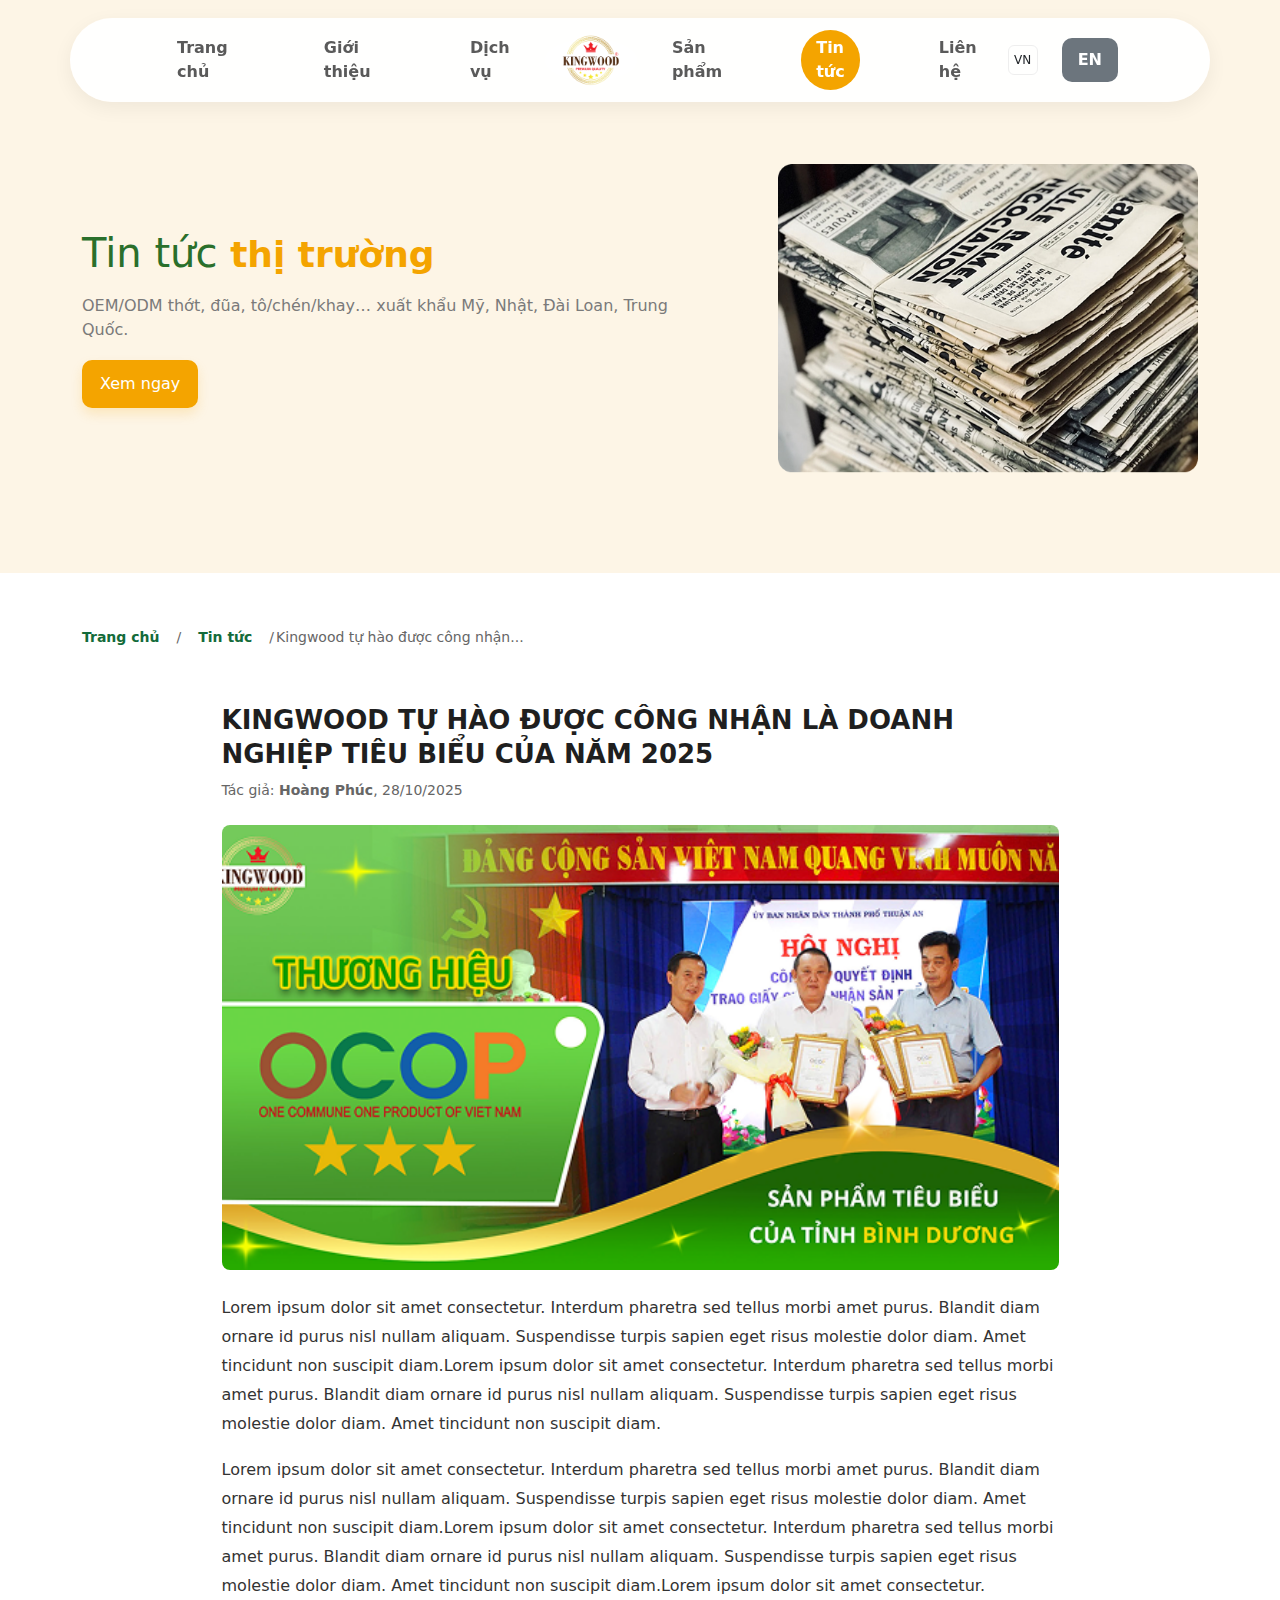
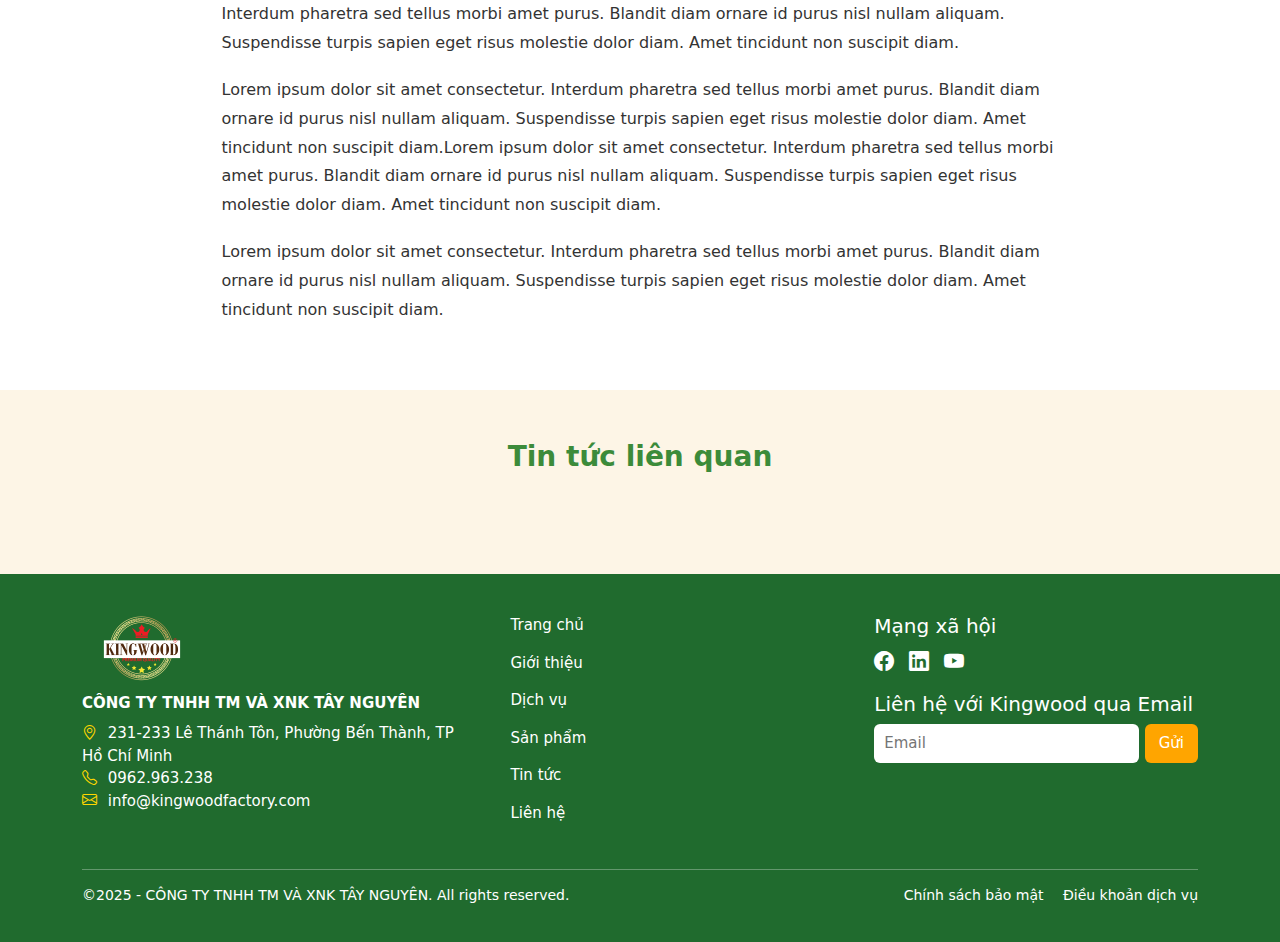
<file: news_details.html>
<!doctype html>
<html lang="vi">

<head>
    <meta charset="utf-8" />
    <meta name="viewport" content="width=device-width, initial-scale=1" />
    <title>Kingwood - Tin tức chi tiết</title>
    <link rel="stylesheet" href="style.css">
    <link href="https://cdn.jsdelivr.net/npm/bootstrap@5.3.3/dist/css/bootstrap.min.css" rel="stylesheet">
    <link href="https://cdn.jsdelivr.net/npm/bootstrap-icons@1.10.5/font/bootstrap-icons.css" rel="stylesheet">
    <link rel="stylesheet" href="https://cdnjs.cloudflare.com/ajax/libs/OwlCarousel2/2.3.4/assets/owl.carousel.min.css">
    <link rel="stylesheet"
          href="https://cdnjs.cloudflare.com/ajax/libs/OwlCarousel2/2.3.4/assets/owl.theme.default.min.css">
    <!-- Google fonts -->
    <link
            href="https://fonts.googleapis.com/css2?family=Inter:wght@300;400;600;700;800&family=Poppins:wght@400;600&display=swap"
            rel="stylesheet">
    <link rel="stylesheet" href="https://cdnjs.cloudflare.com/ajax/libs/font-awesome/6.7.2/css/all.min.css"
          integrity="sha512-Evv84Mr4kqVGRNSgIGL/F/aIDqQb7xQ2vcrdIwxfjThSH8CSR7PBEakCr51Ck+w+/U6swU2Im1vVX0SVk9ABhg=="
          crossorigin="anonymous" referrerpolicy="no-referrer"/>
    <!-- jQuery (CDN) -->
    <script src="https://code.jquery.com/jquery-3.6.0.min.js"></script>
    <!-- Owl Carousel JS -->
    <script src="https://cdnjs.cloudflare.com/ajax/libs/OwlCarousel2/2.3.4/owl.carousel.min.js"></script>
    <script type="module" src="main.js"></script>
    <style>
        /* Breadcrumb */
        .breadcrumb-nav {
            gap: 2px;
            font-size: 14px;
            color: #666;
        }

        .breadcrumb-nav a:first-child {
            padding-left: 0;
        }

        .breadcrumb-nav a {
            color: #136b3a;
            text-decoration: none;
        }

        .breadcrumb-nav a:hover {
            text-decoration: underline;
        }

        .news-detail-section {
            background: #fff;
        }

        .news-detail-section .content {
            margin-top: 50px !important;
            width: 75%;
            margin: 0 auto;
        }

        /* Title */
        .news-detail-title {
            font-size: 26px;
            text-transform: uppercase;
            line-height: 1.3;
            color: #1f1f1f;
        }

        /* Meta */
        .news-meta {
            font-size: 14px;
            color: #666;
        }

        /* Image */
        .news-detail-img {
            width: 100%;
            border-radius: 8px;
        }

        /* Content */
        .news-detail-content p {
            font-size: 16px;
            line-height: 1.8;
            margin-bottom: 18px;
            color: #333;
        }

        /* ✅ Responsive */
        @media(max-width:768px) {
            .news-detail-title {
                font-size: 20px;
            }

            .breadcrumb-nav {
                font-size: 13px;
            }

            .news-detail-content p {
                font-size: 15px;
            }
            .breadcrumb-nav{
                display: block;
            }
            .breadcrumb-nav a{
                padding-right: 3px;
                padding-left: 3px;
            }
            .news-detail-section .content{
                width: 100%;
            }
        }
    </style>
</head>

<body>

        <!-- Overlay -->
    <div class="overlay"></div>

        <header>
            <div class="header-inner container d-flex align-items-center justify-content-between">
                <!-- Menu trái -->
                <div class="nav-left d-flex align-items-center menu_left">
                    <nav aria-label="Main navigation">
                        <a href="index.html" >Trang chủ</a>
                        <a href="gioithieu.html">Giới thiệu</a>
                        <a href="service.html">Dịch vụ</a>
                    </nav>
                </div>

                <!-- Logo ở giữa -->
                <div class="logo mx-auto">
                    <a href="index.html">
                        <img src="img/Logo.png" alt="Kingwood">
                    </a>

                </div>

                <!-- Menu phải + ngôn ngữ -->
                <div class="nav-right d-flex align-items-center menu_right">
                    <nav aria-label="Main navigation">
                        <a href="category.html">Sản phẩm</a>
                        <a href="news.html" class="btn-active">Tin tức</a>
                        <a href="contact.html">Liên hệ</a>
                    </nav>
                    <div class="lang ms-3 d-flex align-items-center">
                        <div class="flag">VN</div>
                        <div style="width:8px"></div>
                        <a class="btn-secondary" href="#">EN</a>
                    </div>
                </div>
            </div>

            <div class="hamburger">
                <span></span>
                <span></span>
                <span></span>
            </div>
            <div class="mobile-menu">
                <ul>
                    <li><a href="index.html">Trang chủ</a></li>
                    <li><a href="gioithieu.html">Giới thiệu</a></li>
                    <li><a href="service.html">Dịch vụ</a></li>
                    <li><a href="category.html">Sản phẩm</a></li>
                    <li><a href="news.html">Tin tức</a></li>
                    <li><a href="contact.html">Liên hệ</a></li>
                    <div class="lang ms-3 d-flex align-items-center">
                        <div class="flag">VN</div>
                        <div style="width:8px"></div>
                        <a class="btn-secondary" href="#">EN</a>
                    </div>
                </ul>
            </div>

        </header>

    <main>
        <!-- hero -->
        <section class="banner_home container">
            <div class="hero-row">
                <div class="hero-left">
                    <h1 class="eyebrow_sp">Tin tức <span class="eyebrow">thị trường</span></h1>
                    <p class="hero-sub">OEM/ODM thớt, đũa, tô/chén/khay… xuất khẩu Mỹ, Nhật, Đài Loan, Trung Quốc.</p>
                    <div class="hero-ctas">
                        <a class="btn-primary" href="#Xemngay">Xem ngay</a>
                    </div>
                </div>

                <div class="hero-right">
                    <div class="product-hero">
                        <img src="img/banner_news.png" alt="banner tin tức">
                    </div>
                </div>
            </div>
        </section>


        <section class="news-detail-section py-5">
            <div class="container">

                <!-- Breadcrumb -->
                <nav class="breadcrumb-nav mb-3">
                    <a href="#">Trang chủ</a> /
                    <a href="#">Tin tức</a> /
                    <span>Kingwood tự hào được công nhận...</span>
                </nav>


                <div class="content">
                    <!-- Title -->
                    <h2 class="news-detail-title fw-bold mb-2">
                        KINGWOOD TỰ HÀO ĐƯỢC CÔNG NHẬN LÀ DOANH NGHIỆP TIÊU BIỂU CỦA NĂM 2025
                    </h2>

                    <!-- Meta -->
                    <p class="news-meta mb-4">
                        Tác giả: <strong>Hoàng Phúc</strong>, 28/10/2025
                    </p>

                    <!-- Feature Image -->
                    <img src="img/news_2.png" alt="" class="news-detail-img mb-4">

                    <!-- Content -->
                    <div class="news-detail-content">
                        <p>Lorem ipsum dolor sit amet consectetur. Interdum pharetra sed tellus morbi amet purus.
                            Blandit diam ornare id purus nisl nullam aliquam. Suspendisse turpis sapien eget risus
                            molestie dolor diam. Amet tincidunt non suscipit diam.Lorem ipsum dolor sit amet
                            consectetur. Interdum pharetra sed tellus morbi amet purus. Blandit diam ornare id purus
                            nisl nullam aliquam. Suspendisse turpis sapien eget risus molestie dolor diam. Amet
                            tincidunt non suscipit diam.</p>

                        <p>Lorem ipsum dolor sit amet consectetur. Interdum pharetra sed tellus morbi amet purus.
                            Blandit diam ornare id purus nisl nullam aliquam. Suspendisse turpis sapien eget risus
                            molestie dolor diam. Amet tincidunt non suscipit diam.Lorem ipsum dolor sit amet
                            consectetur. Interdum pharetra sed tellus morbi amet purus. Blandit diam ornare id purus
                            nisl nullam aliquam. Suspendisse turpis sapien eget risus molestie dolor diam. Amet
                            tincidunt non suscipit diam.Lorem ipsum dolor sit amet consectetur. Interdum pharetra sed
                            tellus morbi amet purus. Blandit diam ornare id purus nisl nullam aliquam. Suspendisse
                            turpis sapien eget risus molestie dolor diam. Amet tincidunt non suscipit diam.</p>

                        <p>Lorem ipsum dolor sit amet consectetur. Interdum pharetra sed tellus morbi amet purus.
                            Blandit diam ornare id purus nisl nullam aliquam. Suspendisse turpis sapien eget risus
                            molestie dolor diam. Amet tincidunt non suscipit diam.Lorem ipsum dolor sit amet
                            consectetur. Interdum pharetra sed tellus morbi amet purus. Blandit diam ornare id purus
                            nisl nullam aliquam. Suspendisse turpis sapien eget risus molestie dolor diam. Amet
                            tincidunt non suscipit diam.</p>

                        <p>Lorem ipsum dolor sit amet consectetur. Interdum pharetra sed tellus morbi amet purus.
                            Blandit diam ornare id purus nisl nullam aliquam. Suspendisse turpis sapien eget risus
                            molestie dolor diam. Amet tincidunt non suscipit diam.</p>
                    </div>
                </div>

            </div>
        </section>


        <!-- news + footer -->
        <section class="container" style="padding-bottom:80px; margin-top: 50px;">
            <h4
                style="color:var(--accent-2);margin-bottom:20px; text-align: center; font-size: 28px; font-weight: 600;">
                Tin tức liên quan</h4>
            <div class="news ">
                <div class="news-side detail owl-carousel">
                    <div class="news-item">
                        <img src="img/news_2.png" alt="Tin tức">
                        <div class="news-content">
                            <p class="date">Thứ Sáu, 26/09/2025</p>
                            <h3>Lorem ipsum dolor sit amet consectetur.</h3>
                            <p class="desc">Lorem ipsum dolor sit amet consectetur. Imperdiet interdum sit down and
                                listen</p>
                        </div>
                    </div>

                    <div class="news-item">
                        <img src="img/news_2.png" alt="Tin tức">
                        <div class="news-content">
                            <p class="date">Thứ Sáu, 26/09/2025</p>
                            <h3>Lorem ipsum dolor sit amet consectetur.</h3>
                            <p class="desc">Lorem ipsum dolor sit amet consectetur. Imperdiet interdum sit down and
                                listen</p>
                        </div>
                    </div>

                    <div class="news-item">
                        <img src="img/news_2.png" alt="Tin tức">
                        <div class="news-content">
                            <p class="date">Thứ Sáu, 26/09/2025</p>
                            <h3>Lorem ipsum dolor sit amet consectetur.</h3>
                            <p class="desc">Lorem ipsum dolor sit amet consectetur. Imperdiet interdum sit down and
                                listen</p>
                        </div>
                    </div>
                </div>

            </div>
        </section>





    </main>

    <footer class="footer">
        <div class="container">
            <div class="footer-inner">
                <!-- Cột 1 -->
                <div class="footer-col">
                    <img src="img/Logo.png" alt="Kingwood" class="footer-logo">
                    <p class="company-name">CÔNG TY TNHH TM VÀ XNK TÂY NGUYÊN</p>
                    <p class="info">
                        <i class="bi bi-geo-alt"></i> 231-233 Lê Thánh Tôn, Phường Bến Thành, TP Hồ Chí Minh<br>
                        <i class="bi bi-telephone"></i> 0962.963.238<br>
                        <i class="bi bi-envelope"></i> info@kingwoodfactory.com
                    </p>
                </div>

                <!-- Cột 2 -->
                <div class="footer-col">
                    <ul class="footer-menu">
                        <li><a href="#">Trang chủ</a></li>
                        <li><a href="#">Giới thiệu</a></li>
                        <li><a href="#">Dịch vụ</a></li>
                        <li><a href="#">Sản phẩm</a></li>
                        <li><a href="#">Tin tức</a></li>
                        <li><a href="#">Liên hệ</a></li>
                    </ul>
                </div>

                <!-- Cột 3 -->
                <div class="footer-col">
                    <h5 class="footer-title">Mạng xã hội</h5>
                    <div class="social-icons">
                        <a href="#"><i class="bi bi-facebook"></i></a>
                        <a href="#"><i class="bi bi-linkedin"></i></a>
                        <a href="#"><i class="bi bi-youtube"></i></a>
                    </div>

                    <h5 class="footer-title mt-3">Liên hệ với Kingwood qua Email</h5>
                    <form class="subscribe-form">
                        <input type="email" placeholder="Email" required>
                        <button type="submit">Gửi</button>
                    </form>
                </div>
            </div>

            <div class="footer-bottom">
                <p>©2025 - CÔNG TY TNHH TM VÀ XNK TÂY NGUYÊN. All rights reserved.</p>
                <div class="footer-links">
                    <a href="#">Chính sách bảo mật</a>
                    <a href="#">Điều khoản dịch vụ</a>
                </div>
            </div>
        </div>
    </footer>

    <script>

    </script>

</body>

</html>
</file>
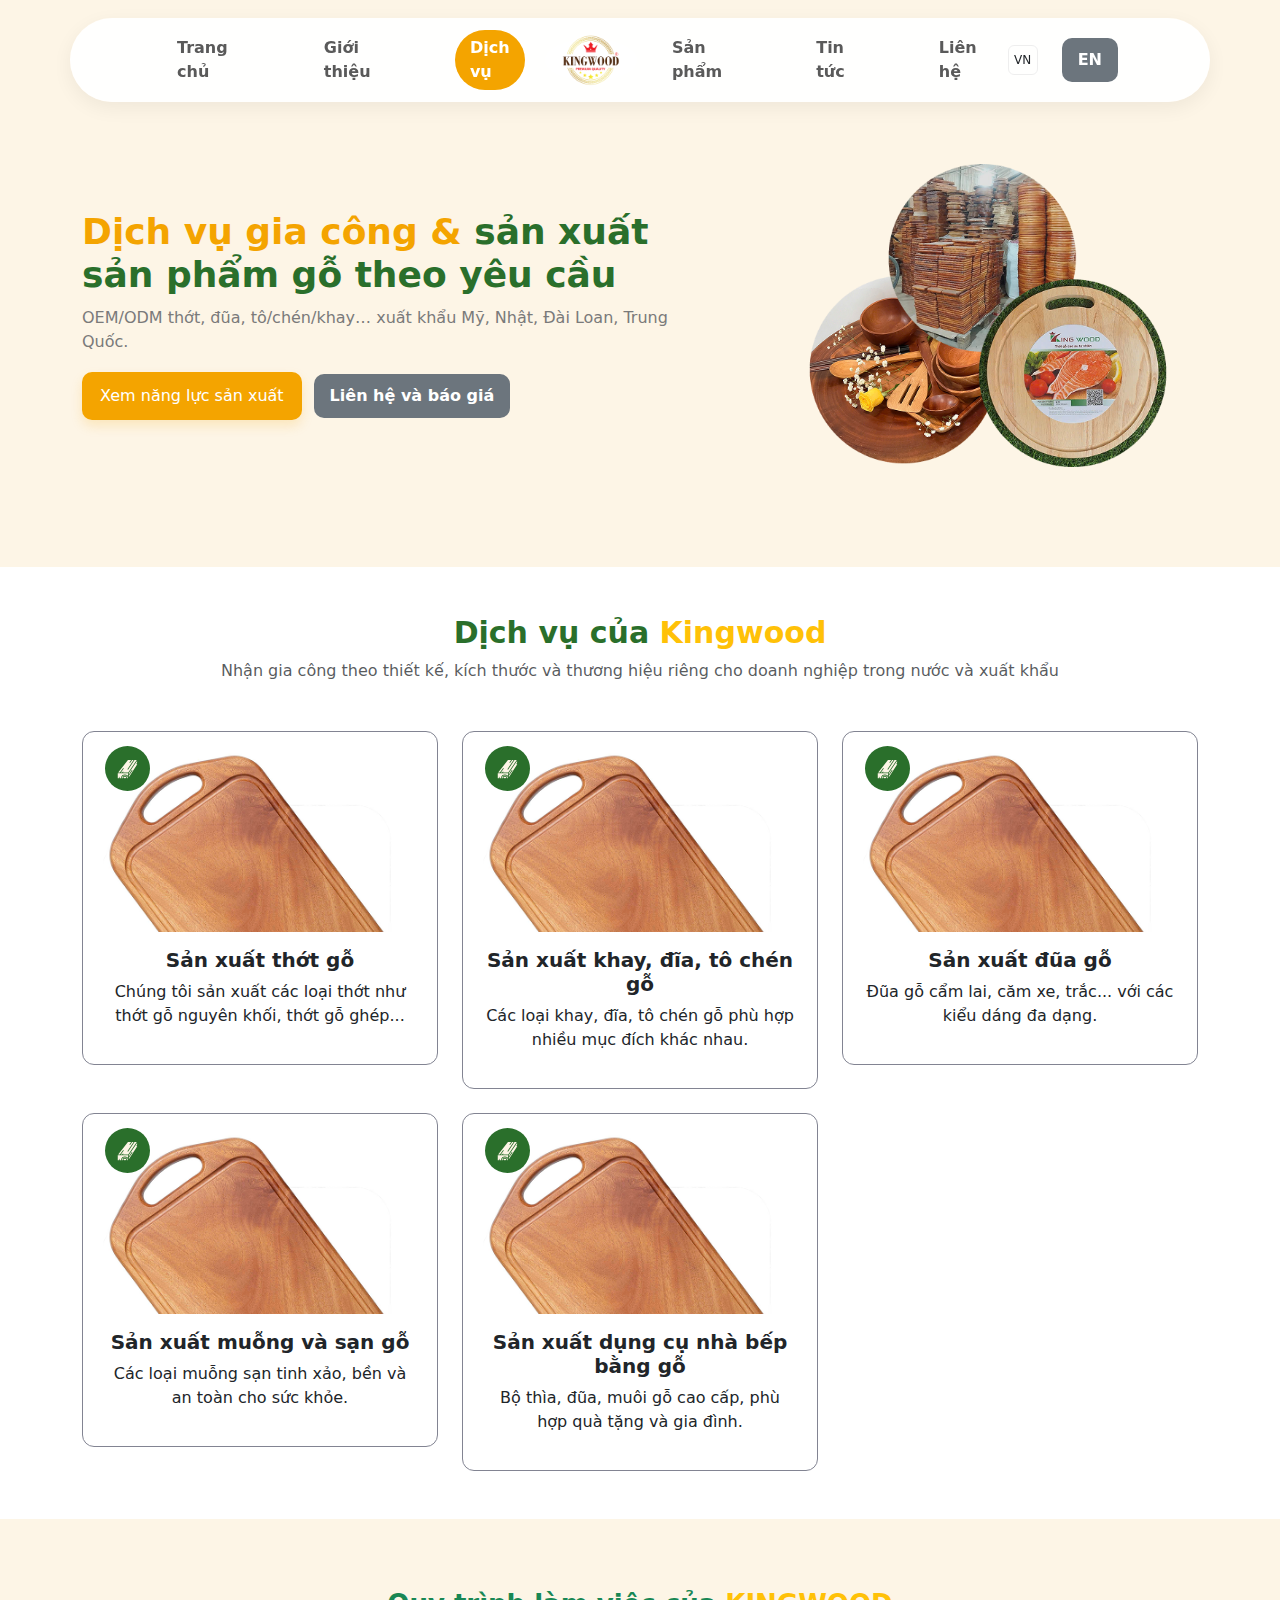
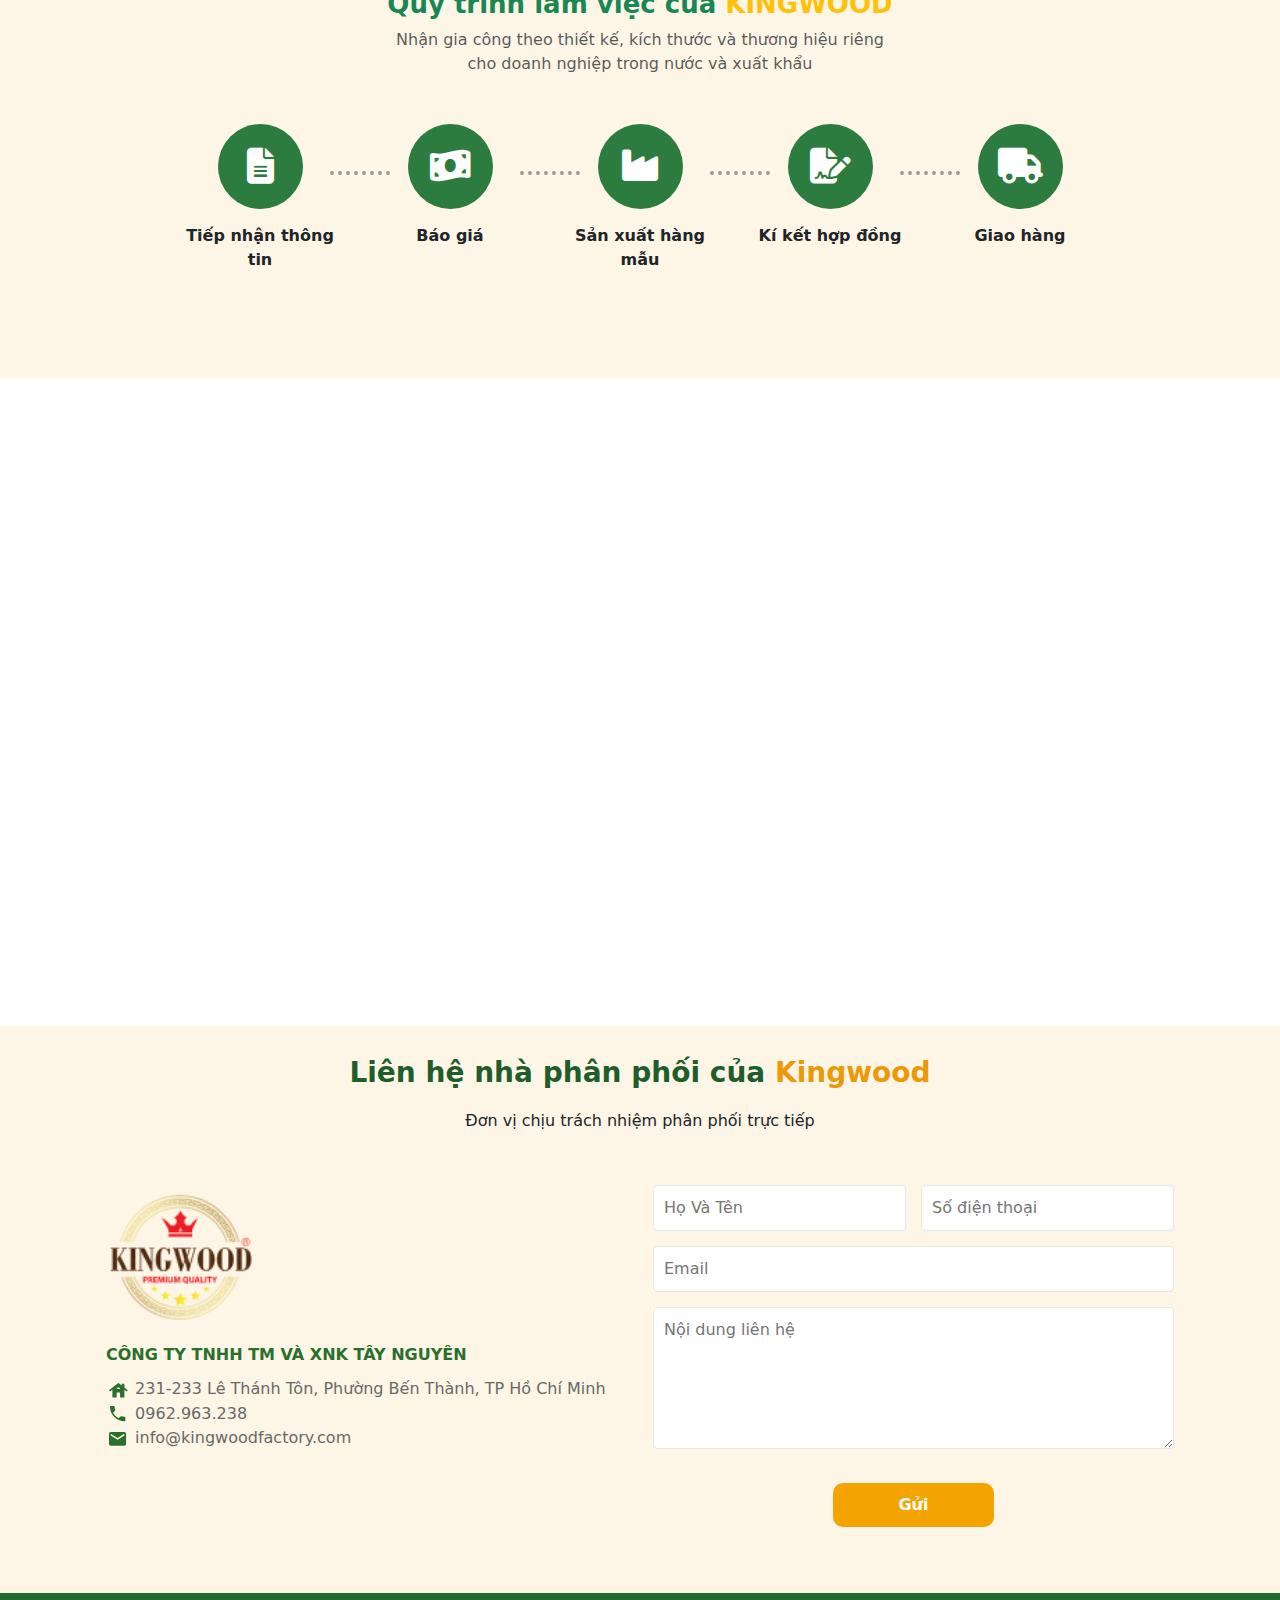
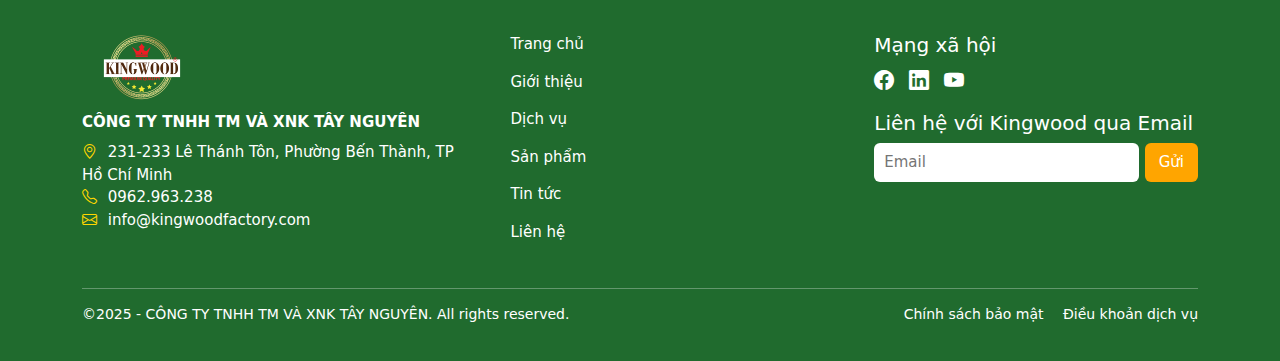
<file: service.html>
<!doctype html>
<html lang="vi">

<head>
    <meta charset="utf-8" />
    <meta name="viewport" content="width=device-width, initial-scale=1" />
    <title>Kingwood - Dịch vụ</title>
    <link rel="stylesheet" href="style.css">
    <link href="https://cdn.jsdelivr.net/npm/bootstrap@5.3.3/dist/css/bootstrap.min.css" rel="stylesheet">
    <link href="https://cdn.jsdelivr.net/npm/bootstrap-icons@1.10.5/font/bootstrap-icons.css" rel="stylesheet">
    <!-- Google fonts -->
    <link
        href="https://fonts.googleapis.com/css2?family=Inter:wght@300;400;600;700;800&family=Poppins:wght@400;600&display=swap"
        rel="stylesheet">
    <link rel="stylesheet" href="https://cdnjs.cloudflare.com/ajax/libs/font-awesome/6.7.2/css/all.min.css"
        integrity="sha512-Evv84Mr4kqVGRNSgIGL/F/aIDqQb7xQ2vcrdIwxfjThSH8CSR7PBEakCr51Ck+w+/U6swU2Im1vVX0SVk9ABhg=="
        crossorigin="anonymous" referrerpolicy="no-referrer" />
    <!-- jQuery (CDN) -->
    <script src="https://code.jquery.com/jquery-3.6.0.min.js"></script>
    <script type="module" src="main.js"></script>
    <style>
        .service-card {
            border: 1px solid #828492;
            border-radius: 12px;
            padding: 20px;
            transition: .3s;
            text-align: center;
            background: #fff;
        }

        .service-card:hover {
            transform: translateY(-5px);
            box-shadow: 0 10px 25px rgba(0, 0, 0, 0.08);
        }

        .service-card img {
            width: 100%;
            height: 180px;
            object-fit: cover;
            border-radius: 12px;
        }

        .tag {
            position: absolute;
            color: #fff;
            padding: 4px 12px;
            font-size: 12px;
            border-radius: 20px;
            top: 10px;
            left: 10px;
        }

        .service h3 {
            color: #2A6F2B;
            font-size: 30px;
        }

        section.service {
            background: #fff;
        }

        /* Background section */
        .section-process {
            padding: 70px 0 90px;
        }

        /* center title spacing */
        .section-process h3 {
            font-size: 26px;
        }


        .process-item {
            text-align: center;
            position: relative;
        }

        /* icon circle */
        .process-icon {
            width: 85px;
            height: 85px;
            background: #2d7c3f;
            border-radius: 50%;
            display: flex;
            justify-content: center;
            align-items: center;
            font-size: 36px;
            color: #fff;
            margin: 0 auto 15px;
        }

        /* dotted connector line */
        .process-item::after {
            content: "";
            position: absolute;
            top: 30%;
            right: -35px;
            width: 60px;
            height: 2px;
            border-top: 4px dotted #9a9a9a;
            transform: translateY(-50%);
        }

        /* remove line on last item */
        .process-item:last-child::after {
            display: none;
        }

        /* responsive: hide dotted line */
        @media (max-width: 992px) {
            .process-item::after {
                display: none;
            }
        }

        /* small screen icon adjust */
        @media (max-width: 576px) {
            .process-icon {
                width: 70px;
                height: 70px;
                font-size: 26px;
            }
        }
    </style>


</head>

<body>

        <!-- Overlay -->
    <div class="overlay"></div>
    <header>
        <div class="header-inner container d-flex align-items-center justify-content-between">
            <!-- Menu trái -->
            <div class="nav-left d-flex align-items-center menu_left">
                <nav aria-label="Main navigation">
                    <a href="#" >Trang chủ</a>
                    <a href="#">Giới thiệu</a>
                    <a href="#" class="btn-active">Dịch vụ</a>
                </nav>
            </div>

            <!-- Logo ở giữa -->
            <div class="logo mx-auto">
                <img src="img/Logo.png" alt="Kingwood">
            </div>

            <!-- Menu phải + ngôn ngữ -->
            <div class="nav-right d-flex align-items-center menu_right">
                <nav aria-label="Main navigation">
                    <a href="#">Sản phẩm</a>
                    <a href="#">Tin tức</a>
                    <a href="#">Liên hệ</a>
                </nav>
                <div class="lang ms-3 d-flex align-items-center">
                    <div class="flag">VN</div>
                    <div style="width:8px"></div>
                    <a class="btn-secondary" href="#">EN</a>
                </div>
            </div>
        </div>
             <div class="hamburger">
            <span></span>
            <span></span>
            <span></span>
        </div>
        <div class="mobile-menu">
            <ul>
                <li><a href="#">Trang chủ</a></li>
                <li><a href="#">Giới thiệu</a></li>
                <li><a href="#">Dịch vụ</a></li>
                <li><a href="#">Sản phẩm</a></li>
                <li><a href="#">Tin tức</a></li>
                <li><a href="#">Liên hệ</a></li>
                 <div class="lang ms-3 d-flex align-items-center">
                    <div class="flag">VN</div>
                    <div style="width:8px"></div>
                    <a class="btn-secondary" href="#">EN</a>
                </div>
            </ul>
        </div>

    </header>

    <main>
        <!-- hero -->
        <section class="banner_home container">
            <div class="hero-row">
                <div class="hero-left">
                    <h1 class="eyebrow">Dịch vụ gia công & <span class="eyebrow_sp">sản xuất
                            sản phẩm gỗ theo yêu cầu</span></h1>
                    <p class="hero-sub">OEM/ODM thớt, đũa, tô/chén/khay… xuất khẩu Mỹ, Nhật, Đài Loan, Trung Quốc.</p>
                    <div class="hero-ctas">
                        <a class="btn-primary" href="#nangluc">Xem năng lực sản xuất</a>
                        <a class="btn-secondary" href="#lienhe">Liên hệ và báo giá</a>
                    </div>
                </div>

                <div class="hero-right">
                    <div class="product-hero">
                        <img src="img/banner_gioithieu.png" alt="Sản phẩm gỗ">
                    </div>
                </div>
            </div>
        </section>

        <section class="service">
            <div class="container py-5">
                <h3 class="text-center fw-bold mb-2">Dịch vụ của <span class="text-warning">Kingwood</span></h3>
                <p class="text-center text-muted mb-5">
                    Nhận gia công theo thiết kế, kích thước và thương hiệu riêng cho doanh nghiệp trong nước và xuất
                    khẩu
                </p>

                <div class="row g-4">

                    <!-- Card item -->
                    <div class="col-md-4">
                        <div class="service-card position-relative">
                            <span class="tag"><svg width="45" height="45" viewBox="0 0 45 45" fill="none"
                                    xmlns="http://www.w3.org/2000/svg">
                                    <rect width="45" height="45" rx="22.5" fill="#2A6F2B" />
                                    <path
                                        d="M22.9634 14.0041L13.1736 26.5254H14.8923L18.1823 21.9636L18.8151 22.4276L15.8546 26.5254H17.0466L18.269 25.1945L18.1996 26.5254H23.2625L31.741 14.0041H29.5477L23.0457 23.6316L22.4042 23.185L28.6071 14.0041H27.0943L25.0223 16.9158L24.3895 16.4518L26.132 14.0041H22.9634ZM32.0921 14.8836L23.8563 27.042V28.386L26.8429 23.973L27.4844 24.4196L23.8563 29.7781V31.1922L32.0921 18.3956V17.8834L31.1385 18.1373L32.0921 16.6794V14.8836ZM12.7588 27.3134V32.1291H13.7917L14.2486 30.4611L14.731 32.1291H16.3617C16.2664 31.8795 16.2144 31.6125 16.2144 31.3323C16.2144 30.518 16.6652 29.8 17.337 29.3053C18.0089 28.815 18.9062 28.5261 19.8901 28.5261C20.8741 28.5261 21.7714 28.815 22.4432 29.3053C22.686 29.4848 22.9027 29.695 23.0761 29.927V27.3134H12.7588ZM19.8901 29.3141C19.0579 29.3141 18.3123 29.5636 17.7965 29.9445C17.2763 30.3254 16.9946 30.8113 16.9946 31.3323C16.9946 31.6125 17.077 31.8795 17.233 32.1291H17.9395C17.7965 31.9233 17.7055 31.6869 17.7055 31.4242C17.7055 30.9339 18.0132 30.5312 18.4207 30.2729C18.8238 30.0102 19.344 29.8701 19.9118 29.8701C20.4796 29.8701 20.9998 30.0102 21.4029 30.2729C21.8104 30.5312 22.1181 30.9339 22.1181 31.4242C22.1181 31.6869 22.0271 31.9233 21.8841 32.1291H22.5473C22.7033 31.8795 22.7857 31.6125 22.7857 31.3323C22.7857 30.8113 22.5039 30.3254 21.9838 29.9445C21.4679 29.5636 20.7224 29.3141 19.8901 29.3141ZM19.9118 30.6581C19.4783 30.6581 19.0882 30.7763 18.8368 30.9383C18.5854 31.1003 18.4857 31.271 18.4857 31.4242C18.4857 31.5775 18.5854 31.7482 18.8368 31.9102C18.9799 32.0021 19.1662 32.0809 19.3786 32.1291H20.445C20.6574 32.0809 20.8437 32.0021 20.9868 31.9102C21.2382 31.7482 21.3379 31.5775 21.3379 31.4242C21.3379 31.271 21.2382 31.1003 20.9868 30.9383C20.7354 30.7763 20.3453 30.6581 19.9118 30.6581Z"
                                        fill="#FDF5E6" />
                                </svg>
                            </span>
                            <img src="img/service1.png" alt="Thớt gỗ">
                            <h5 class="mt-3 fw-bold">Sản xuất thớt gỗ</h5>
                            <p>Chúng tôi sản xuất các loại thớt như thớt gỗ nguyên khối, thớt gỗ ghép...</p>
                        </div>
                    </div>

                    <div class="col-md-4">
                        <div class="service-card position-relative">
                            <span class="tag"><svg width="45" height="45" viewBox="0 0 45 45" fill="none"
                                    xmlns="http://www.w3.org/2000/svg">
                                    <rect width="45" height="45" rx="22.5" fill="#2A6F2B" />
                                    <path
                                        d="M22.9634 14.0041L13.1736 26.5254H14.8923L18.1823 21.9636L18.8151 22.4276L15.8546 26.5254H17.0466L18.269 25.1945L18.1996 26.5254H23.2625L31.741 14.0041H29.5477L23.0457 23.6316L22.4042 23.185L28.6071 14.0041H27.0943L25.0223 16.9158L24.3895 16.4518L26.132 14.0041H22.9634ZM32.0921 14.8836L23.8563 27.042V28.386L26.8429 23.973L27.4844 24.4196L23.8563 29.7781V31.1922L32.0921 18.3956V17.8834L31.1385 18.1373L32.0921 16.6794V14.8836ZM12.7588 27.3134V32.1291H13.7917L14.2486 30.4611L14.731 32.1291H16.3617C16.2664 31.8795 16.2144 31.6125 16.2144 31.3323C16.2144 30.518 16.6652 29.8 17.337 29.3053C18.0089 28.815 18.9062 28.5261 19.8901 28.5261C20.8741 28.5261 21.7714 28.815 22.4432 29.3053C22.686 29.4848 22.9027 29.695 23.0761 29.927V27.3134H12.7588ZM19.8901 29.3141C19.0579 29.3141 18.3123 29.5636 17.7965 29.9445C17.2763 30.3254 16.9946 30.8113 16.9946 31.3323C16.9946 31.6125 17.077 31.8795 17.233 32.1291H17.9395C17.7965 31.9233 17.7055 31.6869 17.7055 31.4242C17.7055 30.9339 18.0132 30.5312 18.4207 30.2729C18.8238 30.0102 19.344 29.8701 19.9118 29.8701C20.4796 29.8701 20.9998 30.0102 21.4029 30.2729C21.8104 30.5312 22.1181 30.9339 22.1181 31.4242C22.1181 31.6869 22.0271 31.9233 21.8841 32.1291H22.5473C22.7033 31.8795 22.7857 31.6125 22.7857 31.3323C22.7857 30.8113 22.5039 30.3254 21.9838 29.9445C21.4679 29.5636 20.7224 29.3141 19.8901 29.3141ZM19.9118 30.6581C19.4783 30.6581 19.0882 30.7763 18.8368 30.9383C18.5854 31.1003 18.4857 31.271 18.4857 31.4242C18.4857 31.5775 18.5854 31.7482 18.8368 31.9102C18.9799 32.0021 19.1662 32.0809 19.3786 32.1291H20.445C20.6574 32.0809 20.8437 32.0021 20.9868 31.9102C21.2382 31.7482 21.3379 31.5775 21.3379 31.4242C21.3379 31.271 21.2382 31.1003 20.9868 30.9383C20.7354 30.7763 20.3453 30.6581 19.9118 30.6581Z"
                                        fill="#FDF5E6" />
                                </svg>
                            </span>
                            <img src="img/service1.png" alt="Khay đĩa gỗ">
                            <h5 class="mt-3 fw-bold">Sản xuất khay, đĩa, tô chén gỗ</h5>
                            <p>Các loại khay, đĩa, tô chén gỗ phù hợp nhiều mục đích khác nhau.</p>
                        </div>
                    </div>

                    <div class="col-md-4">
                        <div class="service-card position-relative">
                            <span class="tag"><svg width="45" height="45" viewBox="0 0 45 45" fill="none"
                                    xmlns="http://www.w3.org/2000/svg">
                                    <rect width="45" height="45" rx="22.5" fill="#2A6F2B" />
                                    <path
                                        d="M22.9634 14.0041L13.1736 26.5254H14.8923L18.1823 21.9636L18.8151 22.4276L15.8546 26.5254H17.0466L18.269 25.1945L18.1996 26.5254H23.2625L31.741 14.0041H29.5477L23.0457 23.6316L22.4042 23.185L28.6071 14.0041H27.0943L25.0223 16.9158L24.3895 16.4518L26.132 14.0041H22.9634ZM32.0921 14.8836L23.8563 27.042V28.386L26.8429 23.973L27.4844 24.4196L23.8563 29.7781V31.1922L32.0921 18.3956V17.8834L31.1385 18.1373L32.0921 16.6794V14.8836ZM12.7588 27.3134V32.1291H13.7917L14.2486 30.4611L14.731 32.1291H16.3617C16.2664 31.8795 16.2144 31.6125 16.2144 31.3323C16.2144 30.518 16.6652 29.8 17.337 29.3053C18.0089 28.815 18.9062 28.5261 19.8901 28.5261C20.8741 28.5261 21.7714 28.815 22.4432 29.3053C22.686 29.4848 22.9027 29.695 23.0761 29.927V27.3134H12.7588ZM19.8901 29.3141C19.0579 29.3141 18.3123 29.5636 17.7965 29.9445C17.2763 30.3254 16.9946 30.8113 16.9946 31.3323C16.9946 31.6125 17.077 31.8795 17.233 32.1291H17.9395C17.7965 31.9233 17.7055 31.6869 17.7055 31.4242C17.7055 30.9339 18.0132 30.5312 18.4207 30.2729C18.8238 30.0102 19.344 29.8701 19.9118 29.8701C20.4796 29.8701 20.9998 30.0102 21.4029 30.2729C21.8104 30.5312 22.1181 30.9339 22.1181 31.4242C22.1181 31.6869 22.0271 31.9233 21.8841 32.1291H22.5473C22.7033 31.8795 22.7857 31.6125 22.7857 31.3323C22.7857 30.8113 22.5039 30.3254 21.9838 29.9445C21.4679 29.5636 20.7224 29.3141 19.8901 29.3141ZM19.9118 30.6581C19.4783 30.6581 19.0882 30.7763 18.8368 30.9383C18.5854 31.1003 18.4857 31.271 18.4857 31.4242C18.4857 31.5775 18.5854 31.7482 18.8368 31.9102C18.9799 32.0021 19.1662 32.0809 19.3786 32.1291H20.445C20.6574 32.0809 20.8437 32.0021 20.9868 31.9102C21.2382 31.7482 21.3379 31.5775 21.3379 31.4242C21.3379 31.271 21.2382 31.1003 20.9868 30.9383C20.7354 30.7763 20.3453 30.6581 19.9118 30.6581Z"
                                        fill="#FDF5E6" />
                                </svg>
                            </span>
                            <img src="img/service1.png" alt="Đũa gỗ">
                            <h5 class="mt-3 fw-bold">Sản xuất đũa gỗ</h5>
                            <p>Đũa gỗ cẩm lai, căm xe, trắc... với các kiểu dáng đa dạng.</p>
                        </div>
                    </div>

                    <div class="col-md-4">
                        <div class="service-card position-relative">
                            <span class="tag"><svg width="45" height="45" viewBox="0 0 45 45" fill="none"
                                    xmlns="http://www.w3.org/2000/svg">
                                    <rect width="45" height="45" rx="22.5" fill="#2A6F2B" />
                                    <path
                                        d="M22.9634 14.0041L13.1736 26.5254H14.8923L18.1823 21.9636L18.8151 22.4276L15.8546 26.5254H17.0466L18.269 25.1945L18.1996 26.5254H23.2625L31.741 14.0041H29.5477L23.0457 23.6316L22.4042 23.185L28.6071 14.0041H27.0943L25.0223 16.9158L24.3895 16.4518L26.132 14.0041H22.9634ZM32.0921 14.8836L23.8563 27.042V28.386L26.8429 23.973L27.4844 24.4196L23.8563 29.7781V31.1922L32.0921 18.3956V17.8834L31.1385 18.1373L32.0921 16.6794V14.8836ZM12.7588 27.3134V32.1291H13.7917L14.2486 30.4611L14.731 32.1291H16.3617C16.2664 31.8795 16.2144 31.6125 16.2144 31.3323C16.2144 30.518 16.6652 29.8 17.337 29.3053C18.0089 28.815 18.9062 28.5261 19.8901 28.5261C20.8741 28.5261 21.7714 28.815 22.4432 29.3053C22.686 29.4848 22.9027 29.695 23.0761 29.927V27.3134H12.7588ZM19.8901 29.3141C19.0579 29.3141 18.3123 29.5636 17.7965 29.9445C17.2763 30.3254 16.9946 30.8113 16.9946 31.3323C16.9946 31.6125 17.077 31.8795 17.233 32.1291H17.9395C17.7965 31.9233 17.7055 31.6869 17.7055 31.4242C17.7055 30.9339 18.0132 30.5312 18.4207 30.2729C18.8238 30.0102 19.344 29.8701 19.9118 29.8701C20.4796 29.8701 20.9998 30.0102 21.4029 30.2729C21.8104 30.5312 22.1181 30.9339 22.1181 31.4242C22.1181 31.6869 22.0271 31.9233 21.8841 32.1291H22.5473C22.7033 31.8795 22.7857 31.6125 22.7857 31.3323C22.7857 30.8113 22.5039 30.3254 21.9838 29.9445C21.4679 29.5636 20.7224 29.3141 19.8901 29.3141ZM19.9118 30.6581C19.4783 30.6581 19.0882 30.7763 18.8368 30.9383C18.5854 31.1003 18.4857 31.271 18.4857 31.4242C18.4857 31.5775 18.5854 31.7482 18.8368 31.9102C18.9799 32.0021 19.1662 32.0809 19.3786 32.1291H20.445C20.6574 32.0809 20.8437 32.0021 20.9868 31.9102C21.2382 31.7482 21.3379 31.5775 21.3379 31.4242C21.3379 31.271 21.2382 31.1003 20.9868 30.9383C20.7354 30.7763 20.3453 30.6581 19.9118 30.6581Z"
                                        fill="#FDF5E6" />
                                </svg>
                            </span>
                            <img src="img/service1.png" alt="Muỗng gỗ">
                            <h5 class="mt-3 fw-bold">Sản xuất muỗng và sạn gỗ</h5>
                            <p>Các loại muỗng sạn tinh xảo, bền và an toàn cho sức khỏe.</p>
                        </div>
                    </div>

                    <div class="col-md-4">
                        <div class="service-card position-relative">
                            <span class="tag"><svg width="45" height="45" viewBox="0 0 45 45" fill="none"
                                    xmlns="http://www.w3.org/2000/svg">
                                    <rect width="45" height="45" rx="22.5" fill="#2A6F2B" />
                                    <path
                                        d="M22.9634 14.0041L13.1736 26.5254H14.8923L18.1823 21.9636L18.8151 22.4276L15.8546 26.5254H17.0466L18.269 25.1945L18.1996 26.5254H23.2625L31.741 14.0041H29.5477L23.0457 23.6316L22.4042 23.185L28.6071 14.0041H27.0943L25.0223 16.9158L24.3895 16.4518L26.132 14.0041H22.9634ZM32.0921 14.8836L23.8563 27.042V28.386L26.8429 23.973L27.4844 24.4196L23.8563 29.7781V31.1922L32.0921 18.3956V17.8834L31.1385 18.1373L32.0921 16.6794V14.8836ZM12.7588 27.3134V32.1291H13.7917L14.2486 30.4611L14.731 32.1291H16.3617C16.2664 31.8795 16.2144 31.6125 16.2144 31.3323C16.2144 30.518 16.6652 29.8 17.337 29.3053C18.0089 28.815 18.9062 28.5261 19.8901 28.5261C20.8741 28.5261 21.7714 28.815 22.4432 29.3053C22.686 29.4848 22.9027 29.695 23.0761 29.927V27.3134H12.7588ZM19.8901 29.3141C19.0579 29.3141 18.3123 29.5636 17.7965 29.9445C17.2763 30.3254 16.9946 30.8113 16.9946 31.3323C16.9946 31.6125 17.077 31.8795 17.233 32.1291H17.9395C17.7965 31.9233 17.7055 31.6869 17.7055 31.4242C17.7055 30.9339 18.0132 30.5312 18.4207 30.2729C18.8238 30.0102 19.344 29.8701 19.9118 29.8701C20.4796 29.8701 20.9998 30.0102 21.4029 30.2729C21.8104 30.5312 22.1181 30.9339 22.1181 31.4242C22.1181 31.6869 22.0271 31.9233 21.8841 32.1291H22.5473C22.7033 31.8795 22.7857 31.6125 22.7857 31.3323C22.7857 30.8113 22.5039 30.3254 21.9838 29.9445C21.4679 29.5636 20.7224 29.3141 19.8901 29.3141ZM19.9118 30.6581C19.4783 30.6581 19.0882 30.7763 18.8368 30.9383C18.5854 31.1003 18.4857 31.271 18.4857 31.4242C18.4857 31.5775 18.5854 31.7482 18.8368 31.9102C18.9799 32.0021 19.1662 32.0809 19.3786 32.1291H20.445C20.6574 32.0809 20.8437 32.0021 20.9868 31.9102C21.2382 31.7482 21.3379 31.5775 21.3379 31.4242C21.3379 31.271 21.2382 31.1003 20.9868 30.9383C20.7354 30.7763 20.3453 30.6581 19.9118 30.6581Z"
                                        fill="#FDF5E6" />
                                </svg>
                            </span>
                            <img src="img/service1.png" alt="Dụng cụ nhà bếp">
                            <h5 class="mt-3 fw-bold">Sản xuất dụng cụ nhà bếp bằng gỗ</h5>
                            <p>Bộ thìa, đũa, muôi gỗ cao cấp, phù hợp quà tặng và gia đình.</p>
                        </div>
                    </div>

                </div>
            </div>
        </section>


        <section class="section-process">
            <div class="container text-center">

                <h3 class="fw-bold text-success mb-2">
                    Quy trình làm việc của <span class="text-warning">KINGWOOD</span>
                </h3>

                <p class="text-muted mb-5">
                    Nhận gia công theo thiết kế, kích thước và thương hiệu riêng<br>
                    cho doanh nghiệp trong nước và xuất khẩu
                </p>

                <div class="row justify-content-center g-4">

                    <div class="col-md-2 process-item">
                        <div class="process-icon">
                            <i class="fa-solid fa-file-lines"></i>
                        </div>
                        <p class="fw-semibold">Tiếp nhận thông tin</p>
                    </div>

                    <div class="col-md-2 process-item">
                        <div class="process-icon">
                            <i class="fa-solid fa-money-bill-wave"></i>
                        </div>
                        <p class="fw-semibold">Báo giá</p>
                    </div>

                    <div class="col-md-2 process-item">
                        <div class="process-icon">
                            <i class="fa-solid fa-industry"></i>
                        </div>
                        <p class="fw-semibold">Sản xuất hàng mẫu</p>
                    </div>

                    <div class="col-md-2 process-item">
                        <div class="process-icon">
                            <i class="fa-solid fa-file-signature"></i>
                        </div>
                        <p class="fw-semibold">Kí kết hợp đồng</p>
                    </div>

                    <div class="col-md-2 process-item">
                        <div class="process-icon">
                            <i class="fa-solid fa-truck"></i>
                        </div>
                        <p class="fw-semibold">Giao hàng</p>
                    </div>

                </div>
            </div>
        </section>


        <!-- why choose -->
        <section class="why" style="background: #fff;">
            <div class="container">
                   <h4>Tại sao nên chọn <span style="color: #EC9907;">Kingwood</span> </h4>
            <div class="cards" id="whyCards">
                <div class="card">
                    <img src="img/why_choose.png" alt="">
                    <h5>Chất Lượng Tinh Hoa <br> An Toàn Tuyệt Đối</h5>
                    <p>Sở hữu vùng trồng nguyên liệu lớn: Sản phẩm của Kingwood được sản xuất từ nguồn nguyên liệu gỗ
                        rừng trồng, đản bảo sự phát triển bền vững và bảo vệ môi trường.</p>
                </div>
                <div class="card">
                    <img src="img/why_choose_1.png" alt="">
                    <h5>Chất Lượng Tinh Hoa An Toàn Tuyệt Đối</h5>
                    <p>Qui mô sản xuất lớn: Sở hữu hệ thống nhà xưởng lên tới 2000 m, hệ thống chuỗi liên kết sản xuất
                        với 5 thành viên</p>
                </div>
                <div class="card">
                    <img src="img/why_choose.png" alt="">
                    <h5>Chất Lượng Tinh Hoa An Toàn Tuyệt Đối</h5>
                    <p>Sở hữu máy móc công nghệ hiện đại: Kingwood trang bị nhiều máy móc tự động hiện đại được nhập
                        khẩu để tăng năng suất, nâng cao chất lượng sản phẩm, làm được nhiều sản phẩm độc đáo, mới lạ
                        trên thị trường</p>
                </div>
            </div>
            </div>
        </section>

        <!-- contact -->
        <section class="container" id="lienhe" style="padding:30px 0">
            <h4>Liên hệ nhà phân phối của <span style="color: #EC9907;">Kingwood</span></h4>
            <p class="pra">Đơn vị chịu trách nhiệm phân phối trực tiếp</span>
            <div class="contact">
                <div class="info">
                    <img src="img/Logo2.png" alt="">
                    <p style="color:#2A6F2B;margin-top:8px;font-weight: 700;margin-bottom: 10px;">
                        CÔNG TY TNHH TM VÀ XNK TÂY NGUYÊN </p>
                    <p style="color: #696969; font-size: 16px;">
                        <svg width="24" height="24" viewBox="0 0 24 24" fill="none" xmlns="http://www.w3.org/2000/svg">
                            <path
                                d="M6.4149 19.5133V11.7017L4.02447 13.5372L3 12.1713L12.391 5L15.8059 7.60386V5.85372H18.367V9.56743L21.7819 12.1713L20.7575 13.5372L18.367 11.7017V19.5133H14.0984V14.391H10.6835V19.5133H6.4149ZM10.6835 10.9974H14.0984C14.0984 10.5421 13.9277 10.1685 13.5862 9.87648C13.2447 9.5845 12.8463 9.4388 12.391 9.43937C11.9357 9.43994 11.5372 9.58593 11.1958 9.87733C10.8543 10.1687 10.6835 10.5421 10.6835 10.9974Z"
                                fill="#2A6F2B" />
                        </svg>
                        231-233 Lê Thánh Tôn, Phường Bến Thành, TP Hồ Chí Minh
                        <br>
                        <svg width="24" height="24" viewBox="0 0 24 24" fill="none" xmlns="http://www.w3.org/2000/svg">
                            <path
                                d="M7.09048 10.6505C8.31985 13.0666 10.3005 15.0387 12.7165 16.2766L14.5947 14.3984C14.8252 14.1679 15.1667 14.091 15.4655 14.1935C16.4217 14.5094 17.4547 14.6801 18.5133 14.6801C18.9829 14.6801 19.367 15.0643 19.367 15.5338V18.5133C19.367 18.9829 18.9829 19.367 18.5133 19.367C10.4968 19.367 4 12.8702 4 4.85372C4 4.38418 4.38418 4 4.85372 4H7.84176C8.31131 4 8.69549 4.38418 8.69549 4.85372C8.69549 5.92088 8.86623 6.94535 9.18211 7.90152C9.27602 8.20033 9.20772 8.53328 8.96868 8.77232L7.09048 10.6505Z"
                                fill="#2A6F2B" />
                        </svg>
                        0962.963.238
                        <br>
                        <svg width="24" height="24" viewBox="0 0 24 24" fill="none" xmlns="http://www.w3.org/2000/svg">
                            <path
                                d="M18.367 5H4.70745C3.76835 5 3.00854 5.76835 3.00854 6.70745L3 16.9521C3 17.8912 3.76835 18.6596 4.70745 18.6596H18.367C19.3061 18.6596 20.0745 17.8912 20.0745 16.9521V6.70745C20.0745 5.76835 19.3061 5 18.367 5ZM18.367 8.4149L11.5372 12.6835L4.70745 8.4149V6.70745L11.5372 10.9761L18.367 6.70745V8.4149Z"
                                fill="#2A6F2B" />
                        </svg>

                        info@kingwoodfactory.com
                    </p>
                </div>
                <form class="form" id="contactForm" style="flex:1; text-align: center;">
                    <div style="width: 100%; display: flex;gap: 15px;">
                        <input style="width: 50%;" type="text" name="name" placeholder="Họ Và Tên" required>
                        <input style="width: 50%;" type="text" placeholder="Số điện thoại" name="phone">
                    </div>
                    <input type="email" placeholder="Email" name="email">
                    <textarea name="message" placeholder="Nội dung liên hệ" rows="5"></textarea>
                    <button type="submit">Gửi</button>
                </form>
            </div>
        </section>


    </main>

    <footer class="footer">
        <div class="container">
            <div class="footer-inner">
                <!-- Cột 1 -->
                <div class="footer-col">
                    <img src="img/Logo.png" alt="Kingwood" class="footer-logo">
                    <p class="company-name">CÔNG TY TNHH TM VÀ XNK TÂY NGUYÊN</p>
                    <p class="info">
                        <i class="bi bi-geo-alt"></i> 231-233 Lê Thánh Tôn, Phường Bến Thành, TP Hồ Chí Minh<br>
                        <i class="bi bi-telephone"></i> 0962.963.238<br>
                        <i class="bi bi-envelope"></i> info@kingwoodfactory.com
                    </p>
                </div>

                <!-- Cột 2 -->
                <div class="footer-col">
                    <ul class="footer-menu">
                        <li><a href="#">Trang chủ</a></li>
                        <li><a href="#">Giới thiệu</a></li>
                        <li><a href="#">Dịch vụ</a></li>
                        <li><a href="#">Sản phẩm</a></li>
                        <li><a href="#">Tin tức</a></li>
                        <li><a href="#">Liên hệ</a></li>
                    </ul>
                </div>

                <!-- Cột 3 -->
                <div class="footer-col">
                    <h5 class="footer-title">Mạng xã hội</h5>
                    <div class="social-icons">
                        <a href="#"><i class="bi bi-facebook"></i></a>
                        <a href="#"><i class="bi bi-linkedin"></i></a>
                        <a href="#"><i class="bi bi-youtube"></i></a>
                    </div>

                    <h5 class="footer-title mt-3">Liên hệ với Kingwood qua Email</h5>
                    <form class="subscribe-form">
                        <input type="email" placeholder="Email" required>
                        <button type="submit">Gửi</button>
                    </form>
                </div>
            </div>

            <div class="footer-bottom">
                <p>©2025 - CÔNG TY TNHH TM VÀ XNK TÂY NGUYÊN. All rights reserved.</p>
                <div class="footer-links">
                    <a href="#">Chính sách bảo mật</a>
                    <a href="#">Điều khoản dịch vụ</a>
                </div>
            </div>
        </div>
    </footer>



</body>

</html>
</file>
<file: style.css>
:root {
    --bg: #FDF5E6;
    /* nền be */
    --accent: #F4A400;
    /* vàng cam */
    --accent-2: #3C8B3A;
    /* xanh lá */
    --muted: #7A7A7A;
    --card: #fff;
    --radius: 14px;
}

* {
    box-sizing: border-box
}

html,
body {
    height: 100%;
    margin: 0;
    font-family: Inter, Poppins, system-ui;
    background: var(--bg) !important;
    color: #1b2b2b
}

a {
    cursor: pointer;
    color: inherit;
    text-decoration: none !important;
}


/* Header */
/* Hamburger */
.hamburger {
    display: none;
    flex-direction: column;
    cursor: pointer;
    gap: 5px;
}

.hamburger span {
    width: 25px;
    height: 3px;
    background: #165a2b;
    border-radius: 3px;
    transition: all 0.3s ease;
}

/* Mobile menu overlay */
.mobile-menu {
    position: fixed;
    top: 0;
    left: -100%;
    width: 70%;
    height: 100%;
    background: #f8fff6;
    box-shadow: 2px 0 10px rgba(0, 0, 0, 0.15);
    padding: 60px 30px;
    transition: left 0.3s ease;
    z-index: 1000;
}

.mobile-menu.open {
    left: 0;
}

.mobile-menu ul {
    list-style: none;
    padding-left: 0;
}

.mobile-menu ul li {
    margin-bottom: 18px;
}

.mobile-menu ul li a {
    color: #165a2b;
    font-weight: 600;
    text-decoration: none;
    font-size: 18px;
}

@media (max-width: 992px) {
    nav ul {
        display: none;
    }

    .hamburger {
        display: flex;
    }

    .header-inner {
        background: unset !important;
        box-shadow: unset !important;
    }

    header.scrolled {
        box-shadow: rgba(20, 20, 20, 0.08) 0px 12px 28px;
        background: #fff;
        top: 50px;
    }

    header {
        padding: 5px 15px;
        height: 70px;
        top: 0 !important;
        background: #fff;
    }

    .header-inner .nav-right,
    .header-inner .nav-left {
        display: none !important;
    }

    .header-inner .logo {
        justify-content: start;
        background: unset !important;
        width: 100px;
        height: 100%;
        margin-left: 5px !important;
    }

    .header-inner .logo img {
        max-width: 75% !important;
    }

    section.card-section {
        padding: 0 15px !important;
    }

    .card-row {
        gap: 40px !important;
    }
}

.overlay {
    position: fixed;
    top: 0;
    left: 0;
    width: 100%;
    height: 100%;
    background: rgba(0, 0, 0, 0.4);
    display: none;
    z-index: 10;
}

header {
    position: sticky;
    top: 18px;
    z-index: 50;
    display: flex;
    align-items: center;
    justify-content: center
}

.menu_left {
    margin-left: 80px;
}

.menu_right {
    margin-right: 80px;
}

.header-inner {
    background: rgba(255, 255, 255, 0.95);
    border-radius: 60px;
    padding: 12px 24px;
    display: flex;
    align-items: center;
    gap: 20px;
    width: 100%;
    box-shadow: 0 6px 20px rgba(20, 20, 20, 0.06)
}

.logo {
    width: 92px;
    height: 42px;
    display: flex;
    align-items: center;
    justify-content: center;
    border-radius: 50%;
    background: white;
    flex: 0 0 92px
}

.logo img {
    max-width: 100%
}

nav {
    display: flex;
    gap: 64px;
    align-items: center;
    flex: 1
}

nav a {
    padding: 6px 15px;
    border-radius: 35px;
    color: #5a5a5a;
    font-weight: 600
}

nav a.btn-active {
    background: var(--accent);
    color: #fff;
}

.lang {
    display: flex;
    gap: 8px;
    align-items: center
}

.lang .flag {
    width: 30px;
    height: 30px;
    border-radius: 6px;
    border: 1px solid #eee;
    display: flex;
    align-items: center;
    justify-content: center;
    font-size: 12px
}

/* Hero */
.hero {
    padding: 44px 0 28px
}

.hero-row {
    display: flex;
    gap: 80px;
    align-items: center
}

.hero-left {
    flex: 1;
    max-width: 680px
}

.eyebrow {
    color: var(--accent);
    font-weight: 700;
    display: inline-block;
    margin-bottom: 10px;
    font-size: 36px;
}

.eyebrow_sp {
    color: #2A6F2B;
}

.hero-title {
    font-size: 34px;
    line-height: 1.08;
    margin: 0 0 12px;
    color: #165a2b;
    font-weight: 800
}

.hero-sub {
    color: var(--muted);
    margin-bottom: 18px
}

.hero-ctas {
    display: flex;
    gap: 12px;
    align-items: center
}

.btn-primary {
    background: var(--accent);
    color: #fff;
    padding: 12px 18px;
    border-radius: 10px;
    font-size: 16px;
    font-weight: 500;
    box-shadow: 0 6px 12px rgba(244, 164, 0, 0.18)
}

.btn-secondary {
    background: #6C757D;
    padding: 10px 16px;
    border-radius: 10px;
    color: #fff;
    font-weight: 600
}

.hero-right {
    flex: 0 0 420px;
    display: flex;
    justify-content: center;
    align-items: center
}

img {
    width: 100%;
}

.product-hero {
    width: 420px;

    border-radius: 50%;
    /* background: linear-gradient(120deg, #7fb45a 0%, #d8e29e 100%); */
    display: flex;
    align-items: center;
    justify-content: center;
    /* box-shadow: 0 12px 40px rgba(50, 80, 20, 0.08) */
}

.product-hero img {
    max-width: 100%
}

/* partner logos strip */
.partners {
    gap: 90px;
    padding: 25px 0;
    display: flex;
    align-items: center;
    justify-content: space-between;
}

.partner {
    margin-bottom: 50px;
    background: #fff !important;
}

.banner_home {
    margin-top: 80px;
    margin-bottom: 100px;
}

.partners img {
    object-fit: cover;
    max-height: 70px;

}

/* Section card */
section.card-section {
    padding: 40px 0
}

section.card-section .owl-dots.disabled, .cert .owl-dots.disabled,.related_pr .owl-dots.disabled,.news-side .owl-dots.disabled{
    display: block !important;
}



.card-row {
    display: flex;
    gap: 20%;
    align-items: flex-start
}

.story {
    flex: 1;
    background: transparent
}

.story h3 {
    color: var(--accent-2);
    font-size: 22px;
    margin: 0 0 10px
}

.story p {
    color: var(--muted);
    line-height: 1.6;
    width: 70%;
}

.story .small-cta {
    margin-top: 14px
}

.story .small-cta .btn-primary {
    padding: 10px 14px;
    font-size: 14px
}

.story-image {
    flex: 0 0 360px;
    border-radius: 10px;
    overflow: hidden
}

.story-image img {
    width: 100%;
    display: block
}

/* timeline */
.timeline {
    position: relative;
    padding: 40px 0;
}

.timeline h4 {
    text-align: center;
    font-size: 28px;
    color: #1f5d2b;
    font-weight: 700;
    margin-bottom: 40px;
}

/* timeline center line */
.timeline::before {
    content: "";
    position: absolute;
    top: 90px;
    bottom: 80px;
    left: 50%;
    width: 3px;
    background: #e0e0e0;
    transform: translateX(-50%);
    border-radius: 4px;
}

.timeline-more a {
    color: #828492;
}

/* each item */
.timeline-item {
    position: relative;
    width: 50%;
    padding: 20px 40px;
    box-sizing: border-box;
}

.timeline-item::before {
    content: "";
    position: absolute;
    top: 35px;
    width: 18px;
    height: 18px;
    border-radius: 50%;
    background: #f5a623;
    border: 3px solid #fff;
    box-shadow: 0 0 8px rgba(0, 0, 0, 0.15);
    z-index: 1;
}

/* left side */
.timeline-item.left {
    left: 0;
    text-align: right;
}

.timeline-item.hidden {
    display: none;
    opacity: 0;
    transform: translateY(40px);
    transition: all 0.6s ease;
}

.timeline-item.show {
    display: block;
    opacity: 1;
    transform: translateY(0);
}


.timeline-item.left::before {
    right: -9px;
}

/* right side */
.timeline-item.right {
    left: 50%;
    text-align: left;
}

.timeline-item.right::before {
    left: -9px;
}

/* content box */
.timeline-content {
    /* background: #fff; */
    border-radius: 12px;
    padding: 16px;
    /* box-shadow: 0 6px 20px rgba(0, 0, 0, 0.06); */
    display: inline-block;
    max-width: 360px;
}

.timeline-content .year {
    font-weight: 600;
    color: #1f5d2b;
    font-size: 24px;
    display: block;
    margin-bottom: 8px;
}

.timeline-content img {
    width: 100%;
    border-radius: 8px;
    margin-bottom: 8px;
}

/* reveal effect */
.timeline-item {
    opacity: 0;
    transform: translateY(40px);
    transition: all 0.6s ease-out;
}

.timeline-item.show {
    opacity: 1;
    transform: translateY(0);
}

/* responsive */
@media (max-width: 768px) {
    .timeline::before {
        left: 8px;
    }

    .timeline-item {
        width: 100%;
        padding-left: 30px;
        padding-right: 0;
    }

    .timeline-item.left,
    .timeline-item.right {
        left: 0;
        text-align: left;
    }

    .timeline-item::before {
        left: -9px;
    }

    .timeline-content {
        max-width: 100%;
    }

    .banner_home {
        margin-top: 0;
        margin-bottom: 50px;
    }

    .hero-row {
        gap: 10px;
    }

    .hero-ctas {
        flex-wrap: wrap;
        gap: 10px;
    }

    .hero-ctas a {
        width: 100%;
    }
}


/* why choose (carousel) */
.why {
    padding: 30px 0
}

.why h4 {
    text-align: center;
    color: #2e682f;
    margin-bottom: 30px;
    font-size: 28px;
}


.cards {
    height: 100% !important;
    display: grid;
    grid-template-columns: 1fr 1.7fr 1fr;
    gap: 18px;
    overflow: hidden
}

.cards .owl-item.active.center{
    transform: scale(1.25);
}

/* Đặt vùng chứa dots ở giữa */
.owl-dots {
    text-align: center;
    margin-top: 30px;
    display: flex;
    justify-content: center;
    gap: 8px;
}

/* Mỗi dot là một thanh nhỏ */
.owl-dot {
    width: 40px;
    height: 6px;
    border-radius: 3px;
    background: #333 !important;
    border: none;
    transition: all 0.3s ease;
    cursor: pointer;
    position: relative;
    overflow: hidden;
}

/* Hover nhẹ */
.owl-dot:hover {
    background: rgba(236, 153, 7, 0.6) !important;
}

/* Thanh active */
.owl-dot.active {
    background: #ec9907 !important;
    width: 50px; /* phóng to nhẹ */
}

/* Hiệu ứng progress chạy từ trái sang phải */
.owl-dot.active::before {
    content: "";
    position: absolute;
    left: 0;
    top: 0;
    width: 0%;
    height: 100%;
    background: rgba(255, 255, 255, 0.4);
    animation: slideActive 1.2s ease forwards;
    border-radius: 3px;
}

/* Keyframes hiệu ứng */
@keyframes slideActive {
    from { width: 0%; opacity: 0.6; }
    to { width: 100%; opacity: 0; }
}


.card {
    flex: 1 0 0;
    background: #fff;
    border-radius: 12px;
    padding: 16px;
    text-align: center;
    box-shadow: 0 8px 28px rgba(10, 20, 10, 0.03)
}

.card img {
    width: 100%;
    /* height: 140px; */
    object-fit: cover;
    border-radius: 10px;
    margin-bottom: 8px
}

.card h5 {
    color: var(--accent-2);
    margin-bottom: 8px
}

.card p {
    color: var(--muted);
    font-size: 14px;
    margin-bottom: 45px;
}

/* social/charity carousel */
.mini-carousel {
    grid-template-columns: repeat(4, 1fr);
    display: grid;
    gap: 12px;
    overflow: hidden;
    padding: 16px 0
}

.mini-carousel .mini-slide p {
    text-align: center !important;
    color: #2A6F2B !important;
    font-weight: 600;

}

.mini-slide {
    background: #EAF1EA;
    padding: 12px;
    border-radius: 10px;
    box-shadow: 0 6px 18px rgba(10, 20, 10, 0.03)
}

.mini-slide img {
    width: 100%;
}

/* contact */
#lienhe h4 {
    text-align: center;
    font-size: 28px;
    color: #1f5d2b;
    font-weight: 700;
    margin-bottom: 20px;
}

#lienhe .pra {
    text-align: center;
}

.contact {
    padding: 36px;
    border-radius: 12px;
    display: flex;
    gap: 26px;
    align-items: flex-start
}

.contact .info {
    flex: 1
}

.contact .info img {
    max-width: 150px;
}

.contact .form {
    flex: 1
}

.contact label {
    display: block;
    margin: 8px 0 6px;
    color: #566b52
}

.contact input,
.contact textarea {
    width: 100%;
    padding: 10px;
    margin-bottom: 15px;
    border-radius: 4px;
    border: 1px solid #e6e6e6
}

.contact button {
    margin-top: 12px;
    padding: 10px 65px;
    border-radius: 10px;
    background: var(--accent);
    color: #fff;
    border: none;
    font-weight: 700
}

/* news grid */
.news {
    display: flex;
    gap: 18px
}

.news-main {
    flex: 1;
    background: #fff;
    padding: 16px;
    border-radius: 10px
}

.news-main a {
    color: #333;
}

.news-side {
    flex: 1;
    display: flex;
    flex-direction: column;
    gap: 12px
}

.news-side {
    justify-content: space-between;
    display: flex;
    flex-direction: column;
    gap: 16px;
}

.news-side .news-item a {
    display: flex;
    background: #fff;
    border-radius: 12px;
    overflow: hidden;
    box-shadow: 0 4px 10px rgba(0, 0, 0, 0.06);
    transition: transform 0.3s ease, box-shadow 0.3s ease;
}

.news-side .news-item:hover {
    transform: translateY(-3px);
    box-shadow: 0 8px 20px rgba(0, 0, 0, 0.08);
}

.news-side .news-item img {
    width: 50%;
    border-radius: 0;
    object-fit: cover;
}

.news-side .news-content {
    padding: 12px 16px;
    display: flex;
    flex-direction: column;
    justify-content: center;
}

.news-side .news-content .date {
    font-size: 14px;
    color: #888;
    margin-bottom: 4px;
}

.news-side .news-content h3 {
    font-size: 17px;
    color: #1f5d2b;
    font-weight: 700;
    margin-bottom: 6px;
}

.news-side .news-content .desc {
    font-size: 14px;
    color: #555;
    line-height: 1.5;
    margin: 0;
}

/* Responsive */
@media (max-width: 768px) {
    .news-side .news-item {
        flex-direction: column;
    }

    .news-side .news-item img {
        width: 100%;
        height: 180px;
    }
}


.news img {
    width: 100%;

    object-fit: cover;
    border-radius: 8px
}

/* footer */
.footer {
    background-color: #206b2e;
    color: #fff;
    padding: 40px 0 20px;
    font-size: 15px;
}

.footer-inner {
    display: grid;
    grid-template-columns: 1.2fr 1fr 1fr;
    gap: 40px;
    align-items: start;
}

.footer-logo {
    width: 120px;
    margin-bottom: 10px;
}

.company-name {
    font-weight: 700;
    margin-bottom: 8px;
}

.footer .info i {
    margin-right: 6px;
    color: #ffd700;
}

.footer-menu {
    list-style: none;
    padding: 0;
    margin: 0;
}


.footer-menu a {
    color: #fff;
    text-decoration: none;
    transition: color 0.3s;
}

.footer-menu a:hover {
    color: #ffd700;
}

.social-icons a {
    color: #fff;
    margin-right: 10px;
    font-size: 20px;
    transition: color 0.3s;
}

.social-icons a:hover {
    color: #ffd700;
}

.subscribe-form {
    display: flex;
    gap: 6px;
    margin-top: 8px;
}

.subscribe-form input {
    flex: 1;
    padding: 8px 10px;
    border-radius: 6px;
    border: none;
    outline: none;
}

.subscribe-form button {
    background: #ffa500;
    color: #fff;
    border: none;
    border-radius: 6px;
    padding: 8px 14px;
    cursor: pointer;
    transition: background 0.3s;
}

.subscribe-form button:hover {
    background: #ff9000;
}

.footer-bottom {
    border-top: 1px solid rgba(255, 255, 255, 0.3);
    margin-top: 30px;
    padding-top: 15px;
    display: flex;
    justify-content: space-between;
    flex-wrap: wrap;
    font-size: 14px;
}

.footer-links a {
    color: #fff;
    margin-left: 15px;
    text-decoration: none;
}

.footer-menu li {
    margin-bottom: 15px;
}

.footer-links a:hover {
    color: #ffd700;
}

/* trang category */
.category-sidebar {
    background: #faf6e9;
    padding: 15px;
    border-radius: 8px;
}

.cat-item {
    margin-bottom: 8px;
}

.cat-title {
    background: #f7eecb;
    padding: 10px;
    font-weight: 600;
    cursor: pointer;
    border-radius: 5px;
    display: flex;
    justify-content: space-between;
    align-items: center;
}

.cat-title:hover {
    background: #ecdca4;
}

.cat-sub {
    display: none;
    list-style: none;
    padding-left: 15px;
    background: #F8F9FA;
    border-radius: 5px;
    margin-top: 5px;
    padding: 8px 8px 8px 30px;
}

.cat-sub li {
    padding: 6px 0;
    font-size: 14px;
    cursor: pointer;

    text-decoration: none;
}

.cat-sub li a {
    color: #333;
    text-decoration: none !important;
    font-size: 15px;
}

.product-card p {
    font-size: 16px;
    color: #626576;
    font-weight: 500;
}

.product-card a {
    color: #090A0B;
    font-weight: 700;
}


.cat-sub li:hover {
    text-decoration: underline;
}

.product-card {
    border: 1px solid #b3b3b3;
    background: #fff;
    border-radius: 12px;
    padding: 15px;
    text-align: center;
    box-shadow: 0 4px 12px rgba(0, 0, 0, 0.07);
    transition: 0.3s;
}

.product-card:hover {
    transform: translateY(-4px);
}

.rotate {
    transform: rotate(180deg);
}

.cat-arrow {
    transition: .3s;
    font-size: 14px;
}

.cat-arrow.rotate {
    transform: rotate(180deg);
}

.pagination-wrap {
    display: flex;
    justify-content: center;
}

.pagination-custom {
    padding: 0;
    margin: 0;
    list-style: none;
    display: flex;
    gap: 6px;
}

.pagination-custom li a {
    display: block;
    width: 32px;
    height: 32px;
    border: 1px solid #ddd;
    border-radius: 5px;
    line-height: 32px;
    text-align: center;
    font-size: 14px;
    color: #333;
    text-decoration: none;
    transition: .2s;
    background: #fff;
}

.pagination-custom li.active a,
.pagination-custom li a:hover {
    background: #2f7d32;
    color: #fff;
    border-color: #2f7d32;
}

@media (max-width: 576px) {
    .pagination-custom li a {
        width: 28px;
        height: 28px;
        line-height: 28px;
        font-size: 13px;
    }
}


/* end */

/* Responsive */
@media (max-width: 768px) {
    .footer-inner {
        grid-template-columns: 1fr;
        gap: 20px;
    }

    .footer-bottom {
        flex-direction: column;
        align-items: center;
        text-align: center;
        gap: 10px;
    }
}


/* responsive */
@media (max-width: 990px) {
    .hero-row {
        flex-direction: column-reverse;
        align-items: center;
        text-align: center
    }

    .hero-right {
        flex: 0 0 300px
    }

    .timeline-inner {
        flex-direction: column;
        align-items: center
    }

    .timeline-line {
        min-height: 220px
    }

    .card-row {
        flex-direction: column
    }

    .partners {
        padding: 10px;
        overflow: scroll;
        gap: 30px;
    }
    .contact .info{
        text-align: center;
    }
    .contact .info p{
        text-align: start;
    }
    .story p{
        width: 100%;
    }
    .story {
        text-align: center;
    }
}

@media (max-width: 640px) {
    .header-inner {
        /* padding: 8px 10px; */
        border-radius: 12px
    }

    nav {
        display: none
    }

    .logo {
        width: 64px;
        height: 28px
    }

    .product-hero {
        width: 300px;
        height: 200px
    }

    .cards {
        flex-direction: column
    }

    .mini-slide {
        min-width: 180px
    }

    .cards {
        grid-template-columns: unset;

    }

    .contact {
        flex-direction: column;
        padding: 15px 15px;
    }

    .news {
        flex-direction: column;
    }

    .news-side .news-item a {
        flex-direction: column;
    }

    .product-card h5 {
        font-size: 16px;
    }

    .product-card p {
        font-size: 14px;
    }
    .cards .owl-item.active.center{
        transform: scale(1);
    }
}
</file>
